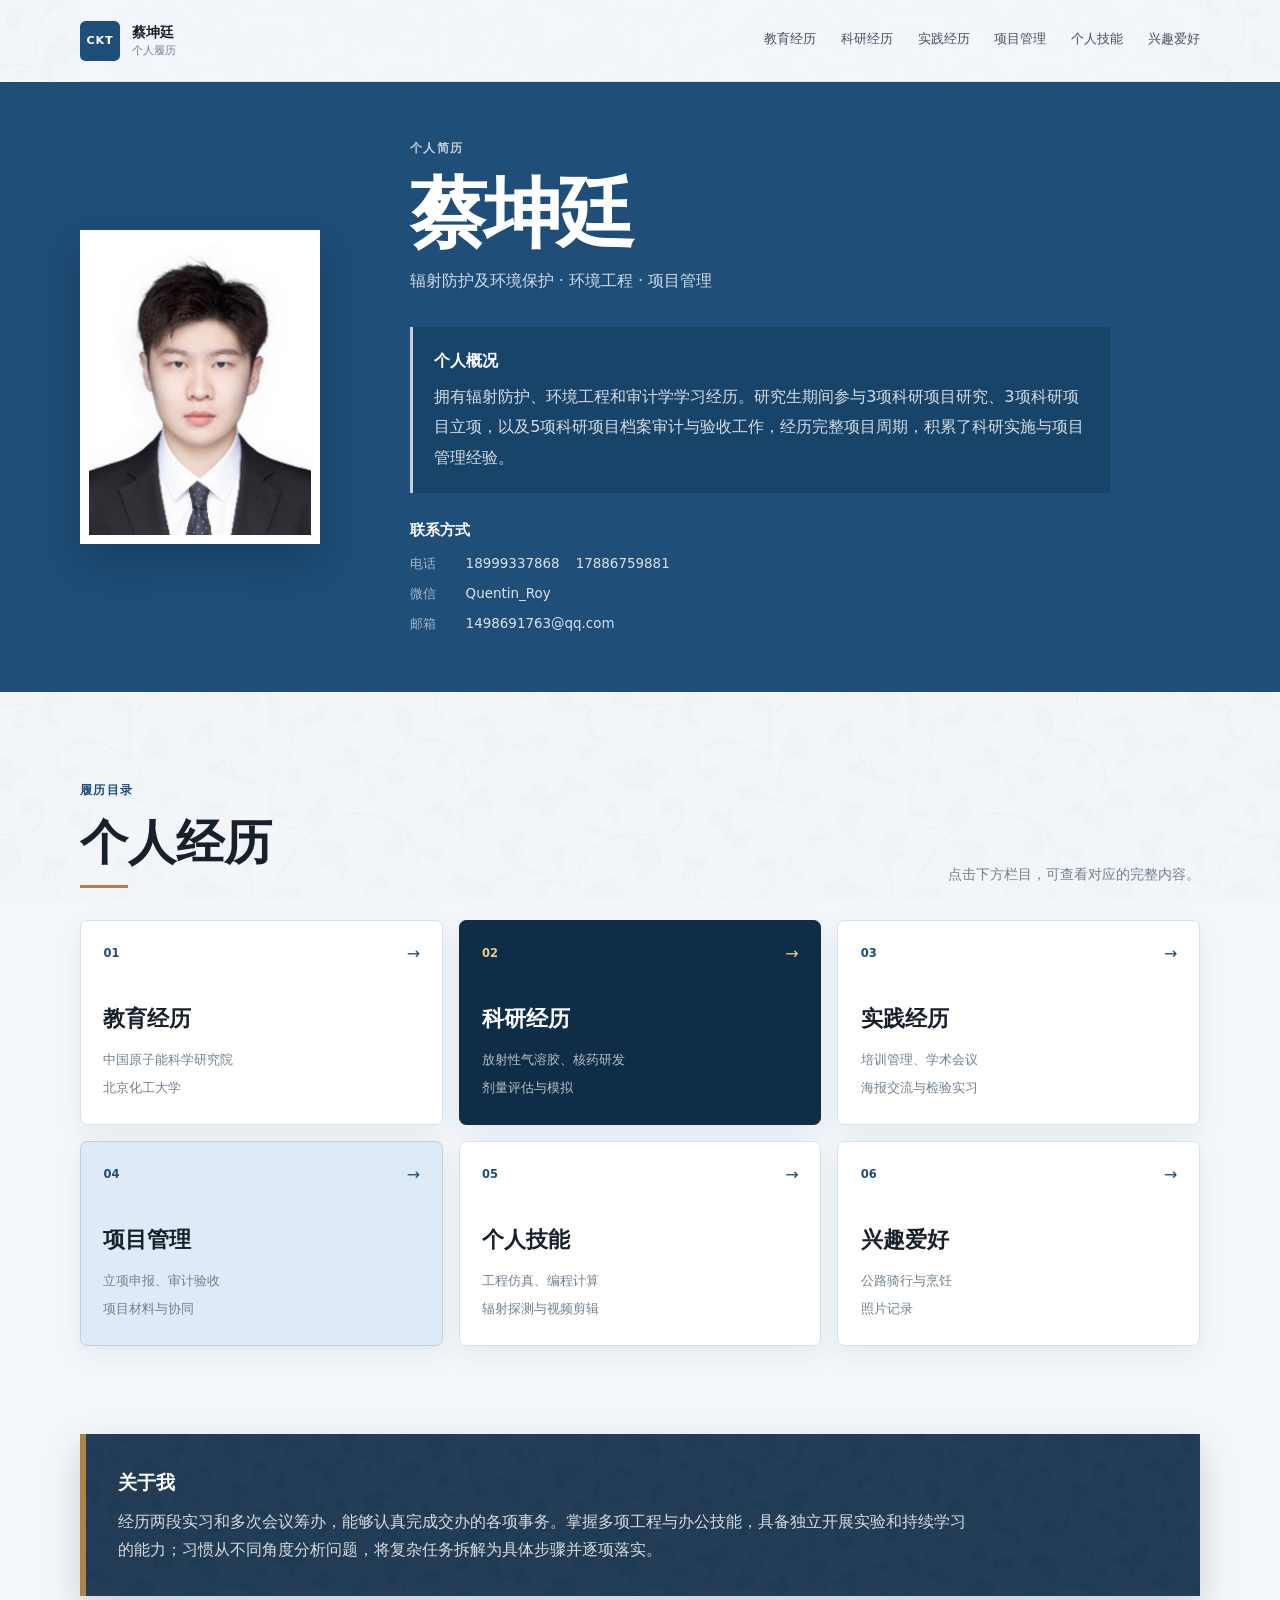
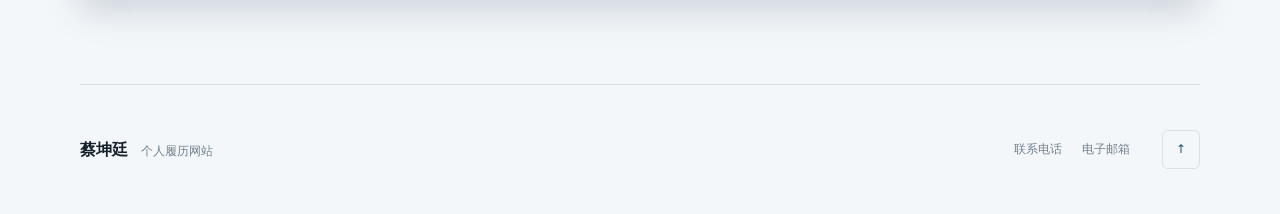
<file: index.html>
<!doctype html>
<html lang="zh-CN">
<head>
  <meta charset="utf-8">
  <meta name="viewport" content="width=device-width, initial-scale=1">
  <meta name="description" content="蔡坤廷的个人履历网站，涵盖教育、科研、实践、项目管理与专业技能。">
  <meta name="theme-color" content="#1f4e79">
  <title>蔡坤廷｜个人履历</title>
  <link rel="icon" type="image/svg+xml" href="data:image/svg+xml,%3Csvg xmlns='http://www.w3.org/2000/svg' viewBox='0 0 64 64'%3E%3Crect width='64' height='64' rx='14' fill='%231F4E79'/%3E%3Cpath d='M18 17h28v7H26v9h17v7H26v7h20v7H18z' fill='white'/%3E%3C/svg%3E">
<link rel="stylesheet" href="styles.css?v=7">
<script src="script.js?v=4" defer></script>
</head>
<body class="home-page">
  <header class="site-header">
    <a class="brand" href="index.html" aria-label="返回首页">
      <span class="brand-mark">CKT</span>
      <span class="brand-text">蔡坤廷<br><small>个人履历</small></span>
    </a>
    <button class="menu-toggle" type="button" aria-label="打开导航菜单" aria-expanded="false" aria-controls="site-nav"><span></span><span></span></button>
    <nav class="site-nav" id="site-nav" aria-label="主要导航">
      <a href="education.html">教育经历</a>
      <a href="research.html">科研经历</a>
      <a href="practice.html">实践经历</a>
      <a href="project-management.html">项目管理</a>
      <a href="skills.html">个人技能</a>
      <a href="interests.html">兴趣爱好</a>
    </nav>
  </header>

  <main>
    <section class="hero-section">
      <div class="shell simple-hero">
        <div class="portrait-wrap">
          <img src="profile-photo.jpg" alt="蔡坤廷证件照" width="300" height="400">
        </div>
        <div class="hero-copy">
          <p class="eyebrow">个人简历</p>
          <h1>蔡坤廷</h1>
          <p class="role-line">辐射防护及环境保护 · 环境工程 · 项目管理</p>
          <div class="personal-summary">
            <h2>个人概况</h2>
            <p>拥有辐射防护、环境工程和审计学学习经历。研究生期间参与3项科研项目研究、3项科研项目立项，以及5项科研项目档案审计与验收工作，经历完整项目周期，积累了科研实施与项目管理经验。</p>
          </div>
          <div class="contact-row" aria-label="联系方式">
            <h2>联系方式</h2>
            <p><span>电话</span><a href="tel:18999337868">18999337868</a><a href="tel:17886759881">17886759881</a></p>
            <p><span>微信</span><span>Quentin_Roy</span></p>
            <p><span>邮箱</span><a href="mailto:1498691763@qq.com">1498691763@qq.com</a></p>
          </div>
        </div>
      </div>
    </section>

    <section class="profile-section shell" id="profile-map">
      <div class="section-heading">
        <div><p class="eyebrow">履历目录</p><h2>个人经历</h2></div>
        <p>点击下方栏目，可查看对应的完整内容。</p>
      </div>
      <div class="profile-grid">
        <a class="profile-card" href="education.html"><span class="card-index">01</span><div><h3>教育经历</h3><span>中国原子能科学研究院<br>北京化工大学</span></div><i aria-hidden="true">→</i></a>
        <a class="profile-card" href="research.html"><span class="card-index">02</span><div><h3>科研经历</h3><span>放射性气溶胶、核药研发<br>剂量评估与模拟</span></div><i aria-hidden="true">→</i></a>
        <a class="profile-card" href="practice.html"><span class="card-index">03</span><div><h3>实践经历</h3><span>培训管理、学术会议<br>海报交流与检验实习</span></div><i aria-hidden="true">→</i></a>
        <a class="profile-card" href="project-management.html"><span class="card-index">04</span><div><h3>项目管理</h3><span>立项申报、审计验收<br>项目材料与协同</span></div><i aria-hidden="true">→</i></a>
        <a class="profile-card" href="skills.html"><span class="card-index">05</span><div><h3>个人技能</h3><span>工程仿真、编程计算<br>辐射探测与视频剪辑</span></div><i aria-hidden="true">→</i></a>
        <a class="profile-card" href="interests.html"><span class="card-index">06</span><div><h3>兴趣爱好</h3><span>公路骑行与烹饪<br>照片记录</span></div><i aria-hidden="true">→</i></a>
      </div>
    </section>

    <section class="home-note shell">
      <h2>关于我</h2>
      <p>经历两段实习和多次会议筹办，能够认真完成交办的各项事务。掌握多项工程与办公技能，具备独立开展实验和持续学习的能力；习惯从不同角度分析问题，将复杂任务拆解为具体步骤并逐项落实。</p>
    </section>
  </main>

  <footer class="site-footer shell">
    <div><strong>蔡坤廷</strong><span>个人履历网站</span></div>
    <div class="footer-contact"><a href="tel:18999337868">联系电话</a><a href="mailto:1498691763@qq.com">电子邮箱</a></div>
    <a class="back-top" href="#top" aria-label="返回页面顶部">↑</a>
  </footer>
</body>
</html>
</file>
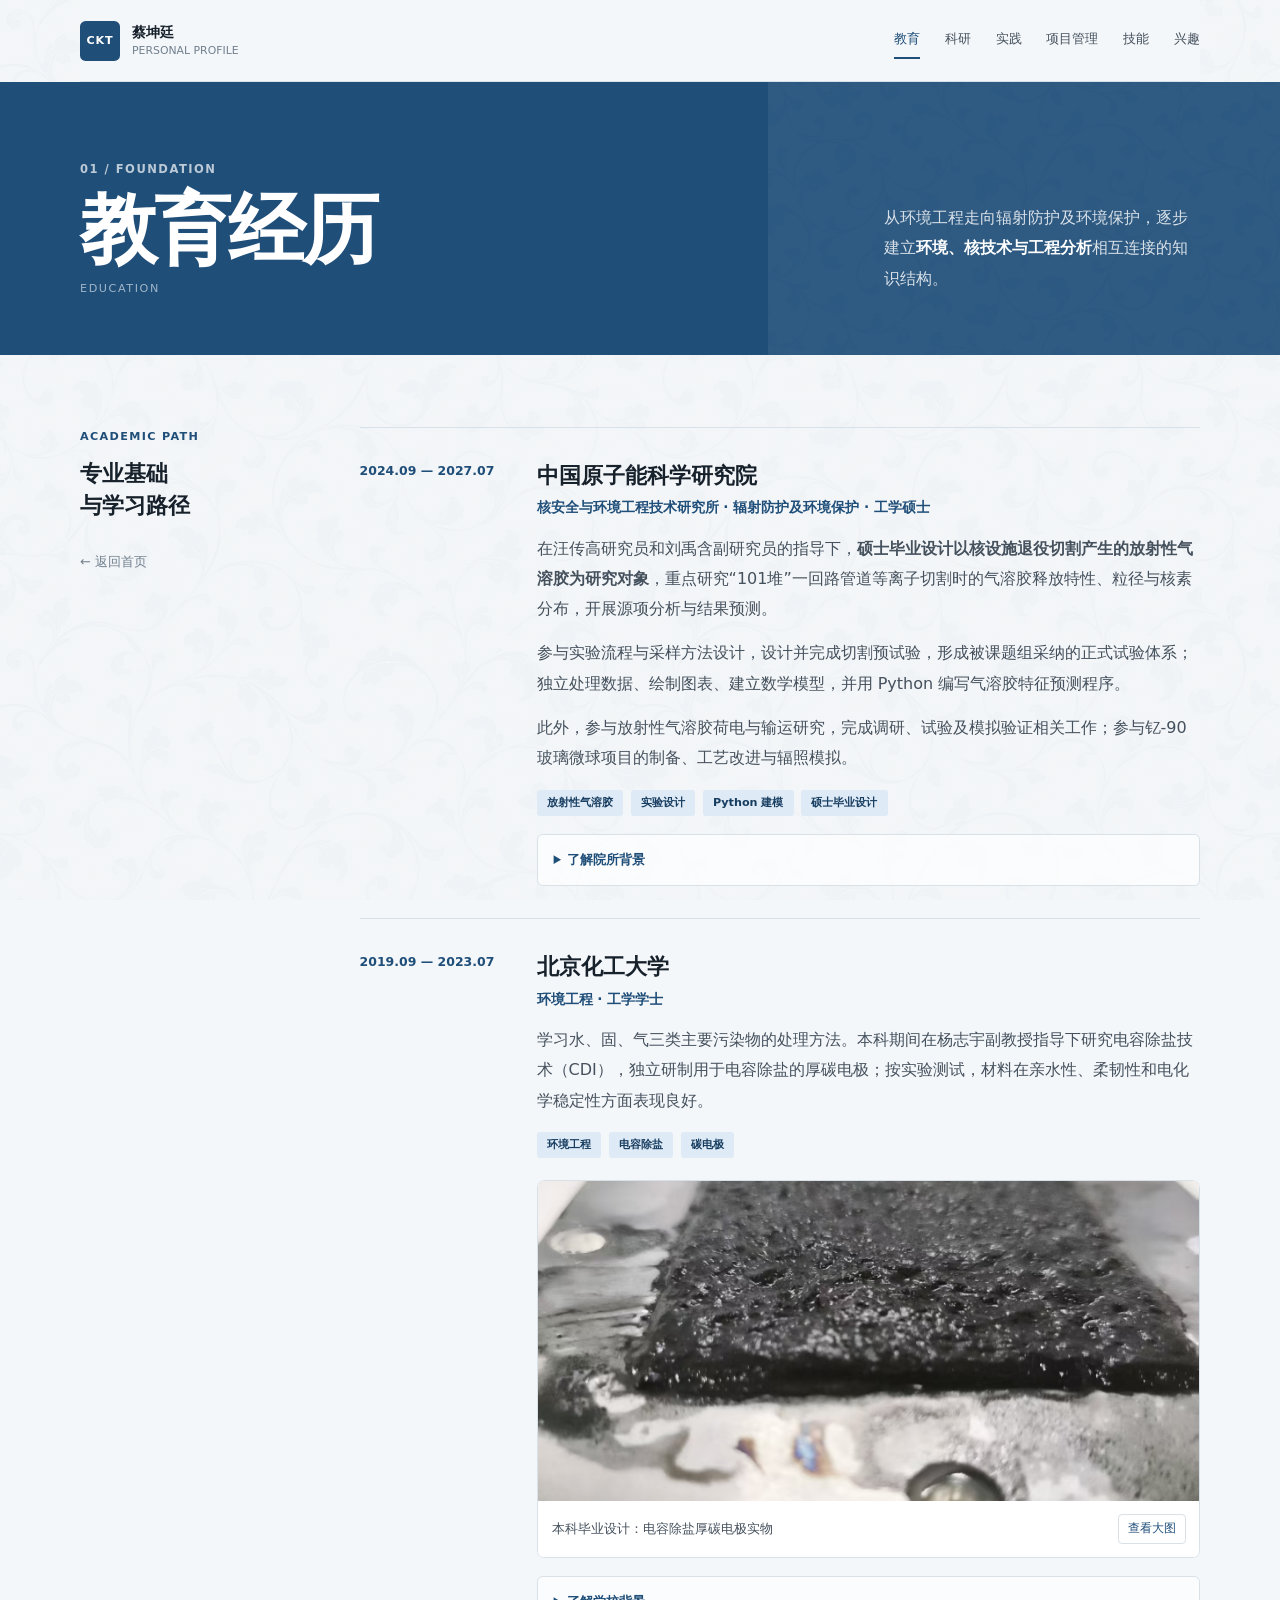
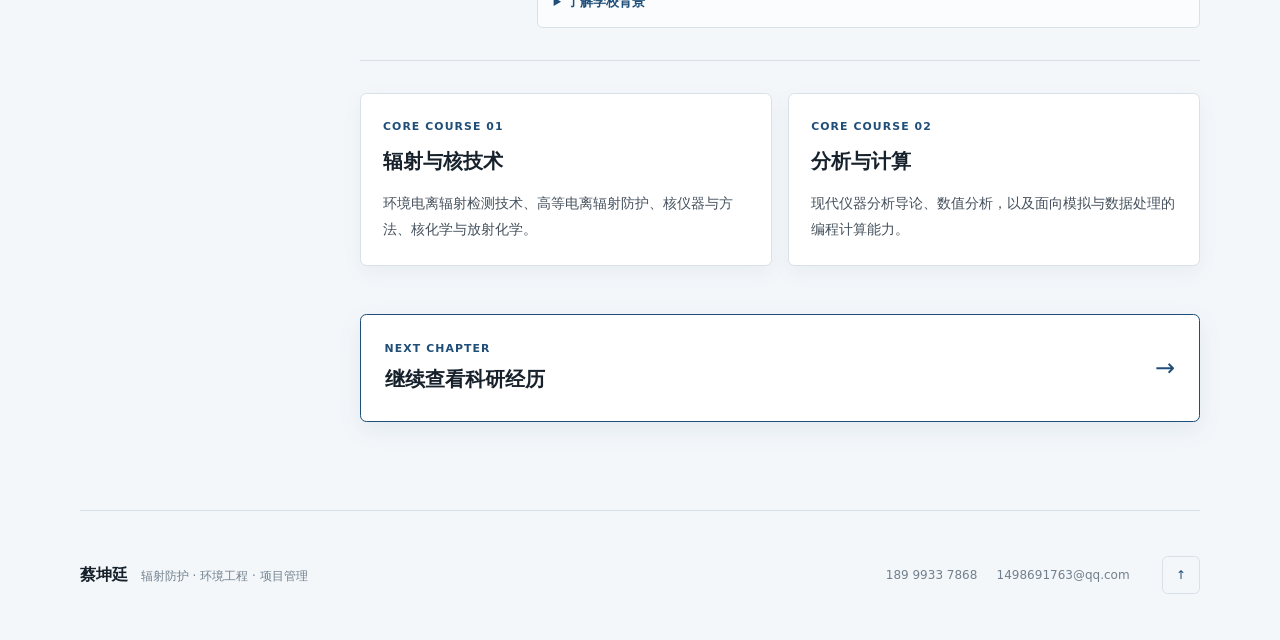
<file: education.html>
<!doctype html>
<html lang="zh-CN">
<head>
  <meta charset="utf-8">
  <meta name="viewport" content="width=device-width, initial-scale=1">
  <meta name="description" content="蔡坤廷的教育经历与专业课程。">
  <meta name="theme-color" content="#f6f9fc">
  <title>教育经历｜蔡坤廷</title>
  <link rel="icon" type="image/svg+xml" href="data:image/svg+xml,%3Csvg xmlns='http://www.w3.org/2000/svg' viewBox='0 0 64 64'%3E%3Crect width='64' height='64' rx='14' fill='%231F4E79'/%3E%3Cpath d='M18 17h28v7H26v9h17v7H26v7h20v7H18z' fill='white'/%3E%3C/svg%3E">
<link rel="stylesheet" href="styles.css?v=8">
<script src="script.js?v=4" defer></script>
</head>
<body class="inner-page">
  <header class="site-header">
    <a class="brand" href="index.html" aria-label="返回首页"><span class="brand-mark">CKT</span><span class="brand-text">蔡坤廷<br><small>PERSONAL PROFILE</small></span></a>
    <button class="menu-toggle" type="button" aria-label="打开导航菜单" aria-expanded="false" aria-controls="site-nav"><span></span><span></span></button>
    <nav class="site-nav" id="site-nav" aria-label="主要导航">
      <a href="education.html" aria-current="page">教育</a><a href="research.html">科研</a><a href="practice.html">实践</a><a href="project-management.html">项目管理</a><a href="skills.html">技能</a><a href="interests.html">兴趣</a>
    </nav>
  </header>
  <main>
    <section class="page-hero"><div class="shell page-hero-grid">
      <div><p class="page-kicker">01 / FOUNDATION</p><h1>教育经历<small>EDUCATION</small></h1></div>
      <p class="page-summary">从环境工程走向辐射防护及环境保护，逐步建立<strong>环境、核技术与工程分析</strong>相互连接的知识结构。</p>
    </div></section>
    <section class="shell content-shell">
      <aside class="section-aside"><div><p>ACADEMIC PATH</p><h2>专业基础<br>与学习路径</h2></div><a href="index.html">← 返回首页</a></aside>
      <div>
        <div class="timeline">
          <article class="timeline-item"><time class="timeline-date">2024.09 — 2027.07</time><div class="timeline-body"><h3>中国原子能科学研究院</h3><h4>核安全与环境工程技术研究所 · 辐射防护及环境保护 · 工学硕士</h4><p>在汪传高研究员和刘禹含副研究员的指导下，<strong>硕士毕业设计以核设施退役切割产生的放射性气溶胶为研究对象</strong>，重点研究“101堆”一回路管道等离子切割时的气溶胶释放特性、粒径与核素分布，开展源项分析与结果预测。</p><p>参与实验流程与采样方法设计，设计并完成切割预试验，形成被课题组采纳的正式试验体系；独立处理数据、绘制图表、建立数学模型，并用 Python 编写气溶胶特征预测程序。</p><p>此外，参与放射性气溶胶荷电与输运研究，完成调研、试验及模拟验证相关工作；参与钇-90玻璃微球项目的制备、工艺改进与辐照模拟。</p><div class="tag-row"><span class="tag">放射性气溶胶</span><span class="tag">实验设计</span><span class="tag">Python 建模</span><span class="tag">硕士毕业设计</span></div><details class="supporting-details"><summary>了解院所背景</summary><p>中国原子能科学研究院创建于1950年，前身为中国科学院近代物理研究所，是我国核科学技术的发祥地，也是基础性、前瞻性、先导性和工程性核科研综合基地。1958年，我国第一座重水反应堆和第一台回旋加速器在这里建成，标志着新中国进入原子能时代。原子能院曾为“两弹一艇”研制攻关作出贡献；在国家表彰的23位“两弹一星”功勋奖章获得者中，有7位曾在这里创建功勋。多家重要核科研和生产单位由此派生，原子能院因此被誉为我国核工业的“摇篮”。</p><p>核安全与环境工程技术研究所于2024年由原核安全研究所和原退役治理工程技术中心重组成立，相关研究工作已有六十余年积累。研究所面向核与辐射安全、核应急、核安保、退役和放射性废物治理等领域，开展科技创新、工程技术服务与设施平台建设；在辐射安全管理体系、环境辐射调查、核工业环境影响评价、辐射防护标准及退役治理等方向形成了研究成果。</p></details></div></article>
          <article class="timeline-item"><time class="timeline-date">2019.09 — 2023.07</time><div class="timeline-body"><h3>北京化工大学</h3><h4>环境工程 · 工学学士</h4><p>学习水、固、气三类主要污染物的处理方法。本科期间在杨志宇副教授指导下研究电容除盐技术（CDI），独立研制用于电容除盐的厚碳电极；按实验测试，材料在亲水性、柔韧性和电化学稳定性方面表现良好。</p><div class="tag-row"><span class="tag">环境工程</span><span class="tag">电容除盐</span><span class="tag">碳电极</span></div><div class="media-gallery" aria-label="本科毕业设计图片"><figure><img src="assets/photos/cdi-carbon-electrode.jpg" alt="本科毕业设计研制的电容除盐厚碳电极实物" width="1504" height="1122" loading="lazy" decoding="async"><figcaption>本科毕业设计：电容除盐厚碳电极实物</figcaption></figure></div><details class="supporting-details"><summary>了解学校背景</summary><p>北京化工大学创办于1958年，原名北京化工学院，是新中国为培养尖端科学发展所需的高级化工技术人才而创建的高校。学校是教育部直属的全国重点大学，入选国家“211工程”“‘985’优势学科创新平台”和“双一流”建设行列，在化学、化工等领域具有深厚的教学与科研积累。</p></details></div></article>
        </div>
        <div class="skill-groups" style="margin-top:2rem">
          <article class="skill-group"><p>CORE COURSE 01</p><h3>辐射与核技术</h3><p>环境电离辐射检测技术、高等电离辐射防护、核仪器与方法、核化学与放射化学。</p></article>
          <article class="skill-group"><p>CORE COURSE 02</p><h3>分析与计算</h3><p>现代仪器分析导论、数值分析，以及面向模拟与数据处理的编程计算能力。</p></article>
        </div>
        <a class="next-section" href="research.html"><div><p>NEXT CHAPTER</p><h3>继续查看科研经历</h3></div><span aria-hidden="true">→</span></a>
      </div>
    </section>
  </main>
  <footer class="site-footer shell"><div><strong>蔡坤廷</strong><span>辐射防护 · 环境工程 · 项目管理</span></div><div class="footer-contact"><a href="tel:18999337868">189 9933 7868</a><a href="mailto:1498691763@qq.com">1498691763@qq.com</a></div><a class="back-top" href="#top" aria-label="返回页面顶部">↑</a></footer>
</body>
</html>
</file>
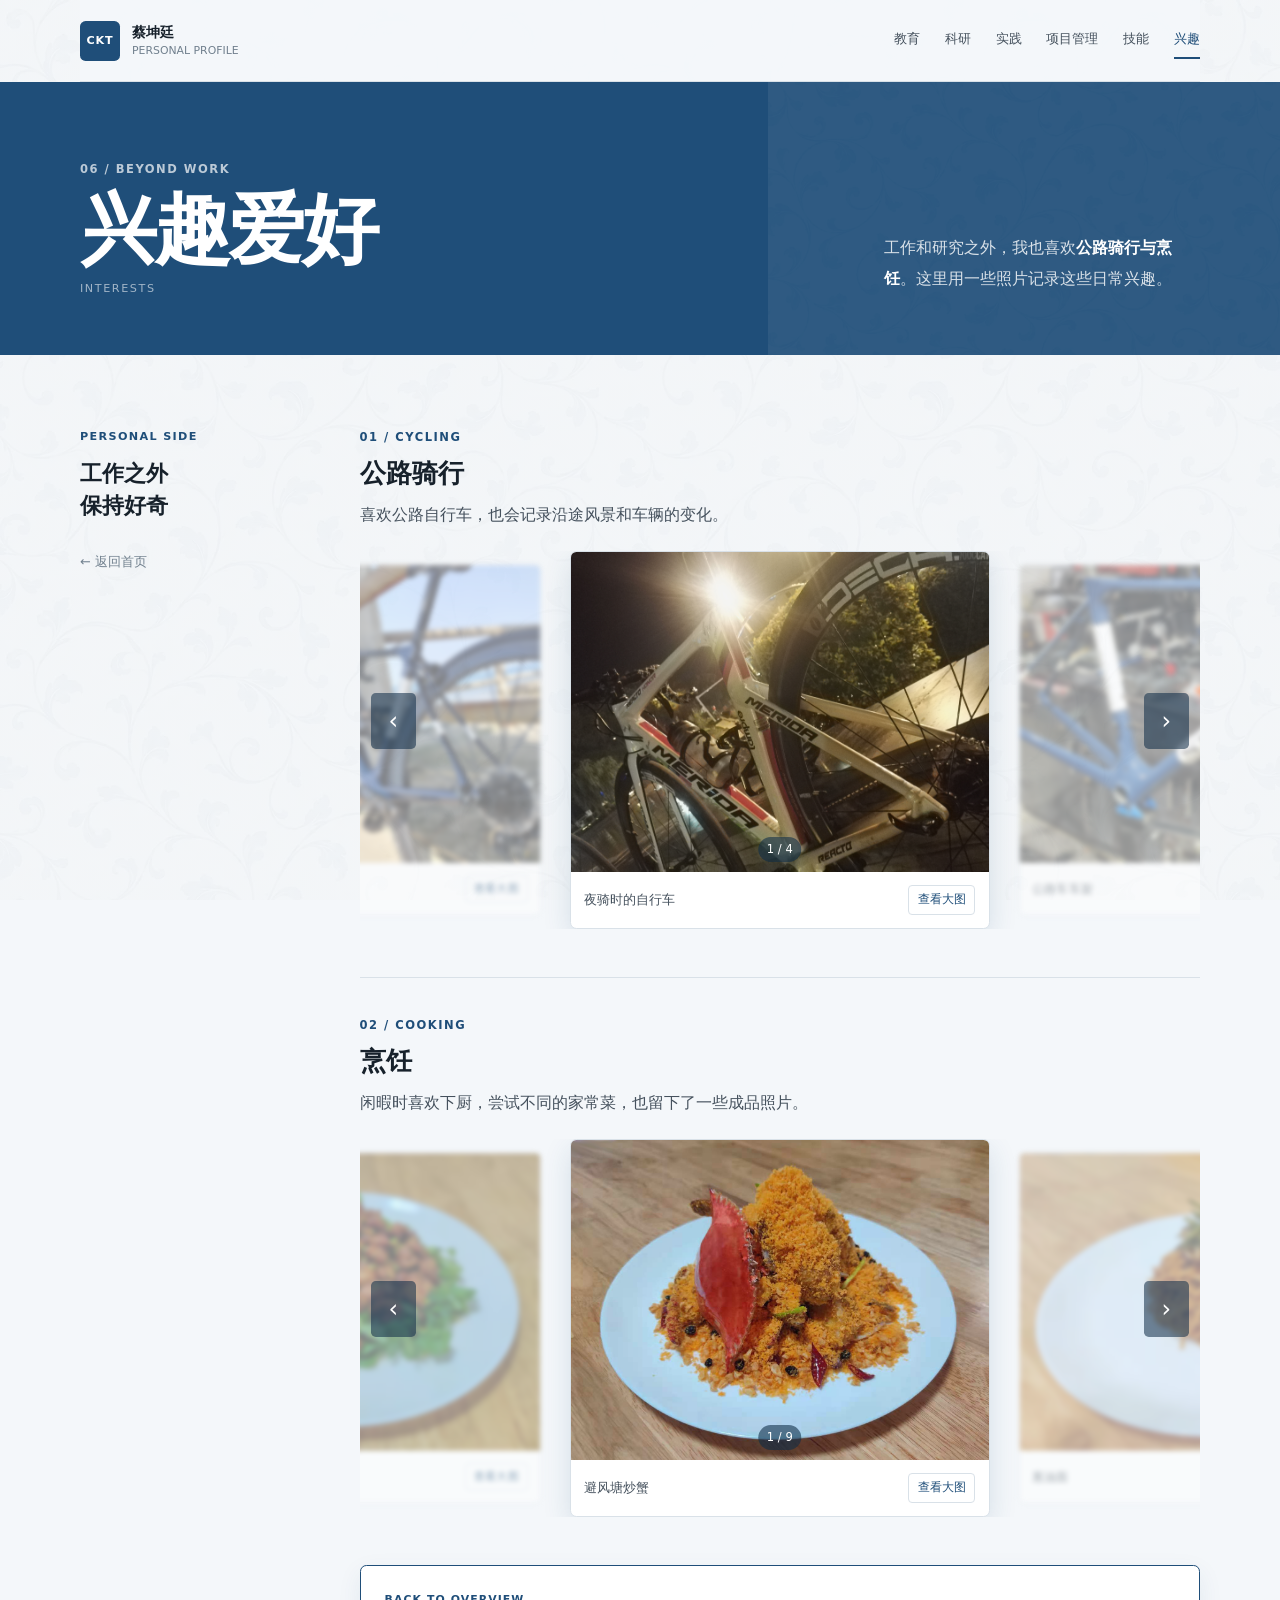
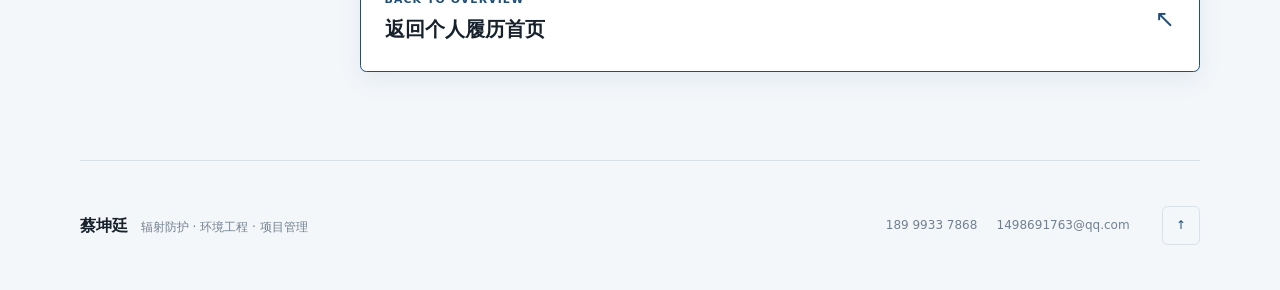
<file: interests.html>
<!doctype html>
<html lang="zh-CN">
<head>
  <meta charset="utf-8"><meta name="viewport" content="width=device-width, initial-scale=1"><meta name="description" content="蔡坤廷的兴趣方向与工作之外的关注。"><meta name="theme-color" content="#f6f9fc">
  <title>兴趣爱好｜蔡坤廷</title>
<link rel="icon" type="image/svg+xml" href="data:image/svg+xml,%3Csvg xmlns='http://www.w3.org/2000/svg' viewBox='0 0 64 64'%3E%3Crect width='64' height='64' rx='14' fill='%231F4E79'/%3E%3Cpath d='M18 17h28v7H26v9h17v7H26v7h20v7H18z' fill='white'/%3E%3C/svg%3E"><link rel="stylesheet" href="styles.css?v=7"><script src="script.js?v=4" defer></script>
</head>
<body class="inner-page">
  <header class="site-header"><a class="brand" href="index.html" aria-label="返回首页"><span class="brand-mark">CKT</span><span class="brand-text">蔡坤廷<br><small>PERSONAL PROFILE</small></span></a><button class="menu-toggle" type="button" aria-label="打开导航菜单" aria-expanded="false" aria-controls="site-nav"><span></span><span></span></button><nav class="site-nav" id="site-nav" aria-label="主要导航"><a href="education.html">教育</a><a href="research.html">科研</a><a href="practice.html">实践</a><a href="project-management.html">项目管理</a><a href="skills.html">技能</a><a href="interests.html" aria-current="page">兴趣</a></nav></header>
  <main>
    <section class="page-hero"><div class="shell page-hero-grid"><div><p class="page-kicker">06 / BEYOND WORK</p><h1>兴趣爱好<small>INTERESTS</small></h1></div><p class="page-summary">工作和研究之外，我也喜欢<strong>公路骑行与烹饪</strong>。这里用一些照片记录这些日常兴趣。</p></div></section>
    <section class="shell content-shell">
      <aside class="section-aside"><div><p>PERSONAL SIDE</p><h2>工作之外<br>保持好奇</h2></div><a href="index.html">← 返回首页</a></aside>
      <div>
        <section class="interest-story" aria-labelledby="cycling-title">
          <p class="page-kicker">01 / CYCLING</p><h3 id="cycling-title">公路骑行</h3>
          <p>喜欢公路自行车，也会记录沿途风景和车辆的变化。</p>
          <div class="media-gallery" aria-label="公路骑行照片">
            <figure><img src="assets/photos/cycling-night.jpg" alt="夜间拍摄的公路自行车" loading="lazy" decoding="async"><figcaption>夜骑时的自行车</figcaption></figure>
            <figure><img src="assets/photos/cycling-bike-build.jpg" alt="工作台上的蓝色公路车车架" loading="lazy" decoding="async"><figcaption>公路车车架</figcaption></figure>
            <figure><img src="assets/photos/cycling-seaside.jpg" alt="海边木栈道上的公路自行车" loading="lazy" decoding="async"><figcaption>海边骑行记录</figcaption></figure>
            <figure><img src="assets/photos/cycling-coast.jpg" alt="海边的蓝色公路自行车近景" loading="lazy" decoding="async"><figcaption>沿海路段的自行车</figcaption></figure>
          </div>
        </section>
        <section class="interest-story" aria-labelledby="cooking-title">
          <p class="page-kicker">02 / COOKING</p><h3 id="cooking-title">烹饪</h3>
          <p>闲暇时喜欢下厨，尝试不同的家常菜，也留下了一些成品照片。</p>
          <div class="media-gallery" aria-label="烹饪作品照片">
            <figure><img src="assets/photos/cooking-crab.png" alt="避风塘炒蟹" loading="lazy" decoding="async"><figcaption>避风塘炒蟹</figcaption></figure>
            <figure><img src="assets/photos/cooking-noodles.png" alt="葱油面" loading="lazy" decoding="async"><figcaption>葱油面</figcaption></figure>
            <figure><img src="assets/photos/cooking-steak.png" alt="荷香牛排" loading="lazy" decoding="async"><figcaption>荷香牛排</figcaption></figure>
            <figure><img src="assets/photos/cooking-braised-pork.jpg" alt="红烧肉" loading="lazy" decoding="async"><figcaption>红烧肉</figcaption></figure>
            <figure><img src="assets/photos/cooking-twice-cooked-pork.png" alt="回锅肉" loading="lazy" decoding="async"><figcaption>回锅肉</figcaption></figure>
            <figure><img src="assets/photos/cooking-squid.jpg" alt="火爆鱿鱼" loading="lazy" decoding="async"><figcaption>火爆鱿鱼</figcaption></figure>
            <figure><img src="assets/photos/cooking-sweet-sour-ribs.png" alt="糖醋排骨" loading="lazy" decoding="async"><figcaption>糖醋排骨</figcaption></figure>
            <figure><img src="assets/photos/cooking-yuxiang-pork.jpg" alt="鱼香肉丝" loading="lazy" decoding="async"><figcaption>鱼香肉丝</figcaption></figure>
            <figure><img src="assets/photos/cooking-cumin-lamb.png" alt="孜然羊肉" loading="lazy" decoding="async"><figcaption>孜然羊肉</figcaption></figure>
          </div>
        </section>
        <a class="next-section" href="index.html"><div><p>BACK TO OVERVIEW</p><h3>返回个人履历首页</h3></div><span aria-hidden="true">↖</span></a>
      </div>
    </section>
  </main>
  <footer class="site-footer shell"><div><strong>蔡坤廷</strong><span>辐射防护 · 环境工程 · 项目管理</span></div><div class="footer-contact"><a href="tel:18999337868">189 9933 7868</a><a href="mailto:1498691763@qq.com">1498691763@qq.com</a></div><a class="back-top" href="#top" aria-label="返回页面顶部">↑</a></footer>
</body>
</html>
</file>
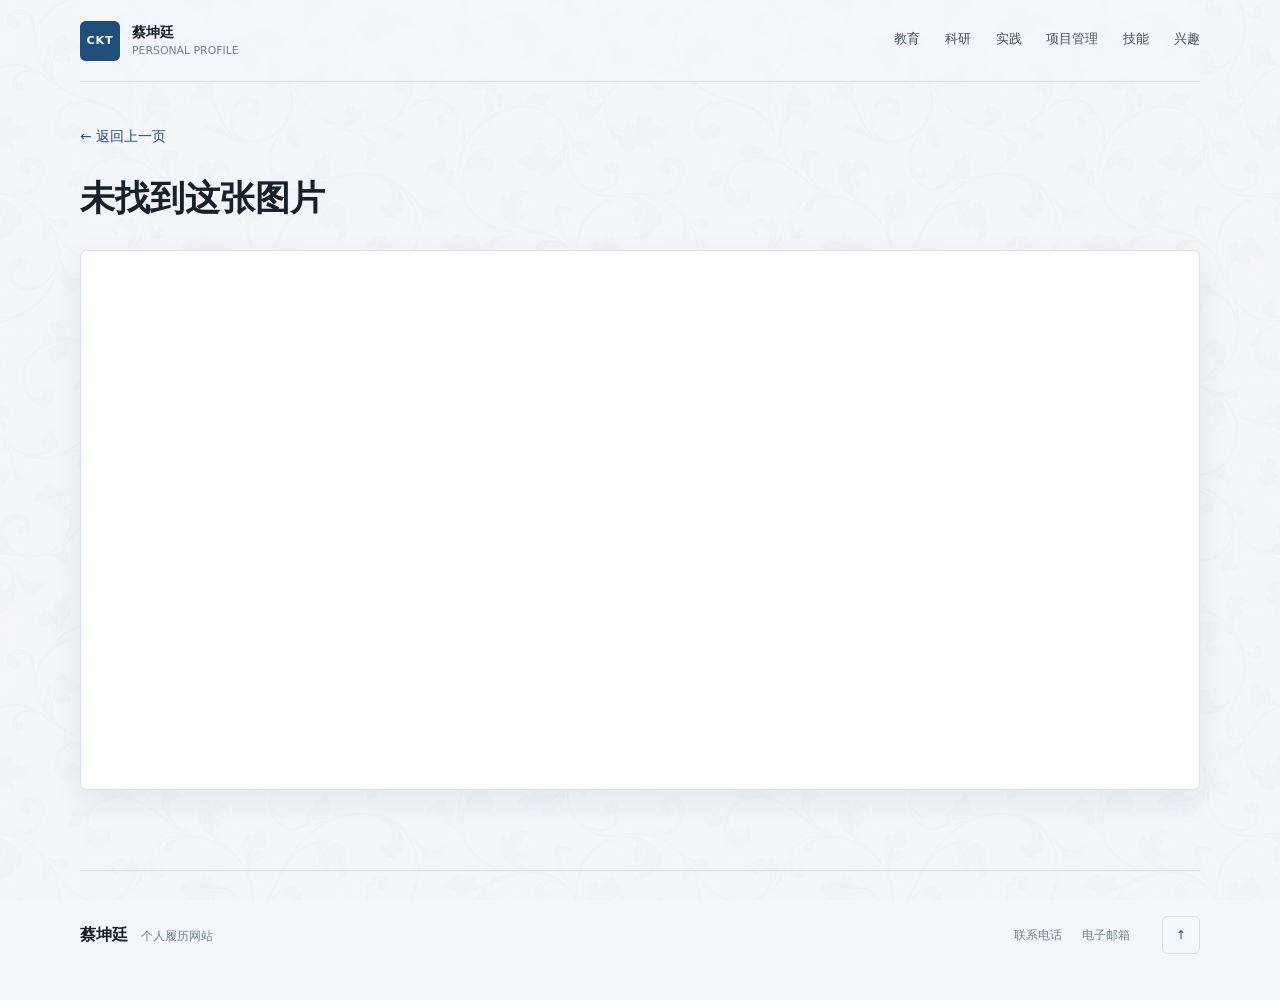
<file: photo.html>
<!doctype html>
<html lang="zh-CN">
<head>
  <meta charset="utf-8">
  <meta name="viewport" content="width=device-width, initial-scale=1">
  <meta name="description" content="蔡坤廷个人履历网站的图片详情。">
  <meta name="theme-color" content="#f6f9fc">
  <title>图片详情｜蔡坤廷</title>
<link rel="stylesheet" href="styles.css?v=7">
<script src="script.js?v=4" defer></script>
</head>
<body class="inner-page photo-detail-page">
  <header class="site-header">
    <a class="brand" href="index.html" aria-label="返回首页"><span class="brand-mark">CKT</span><span class="brand-text">蔡坤廷<br><small>PERSONAL PROFILE</small></span></a>
    <button class="menu-toggle" type="button" aria-label="打开导航菜单" aria-expanded="false" aria-controls="site-nav"><span></span><span></span></button>
    <nav class="site-nav" id="site-nav" aria-label="主要导航"><a href="education.html">教育</a><a href="research.html">科研</a><a href="practice.html">实践</a><a href="project-management.html">项目管理</a><a href="skills.html">技能</a><a href="interests.html">兴趣</a></nav>
  </header>
  <main class="shell detail-shell">
    <a id="detail-back" class="detail-back" href="index.html">← 返回上一页</a>
    <h1 id="detail-title">图片详情</h1>
    <div class="detail-image-wrap"><img id="detail-image" alt="" hidden></div>
    <p id="detail-hint">点击图片可切换原尺寸查看。</p>
  </main>
  <footer class="site-footer shell"><div><strong>蔡坤廷</strong><span>个人履历网站</span></div><div class="footer-contact"><a href="tel:18999337868">联系电话</a><a href="mailto:1498691763@qq.com">电子邮箱</a></div><a class="back-top" href="#top" aria-label="返回页面顶部">↑</a></footer>
</body>
</html>
</file>
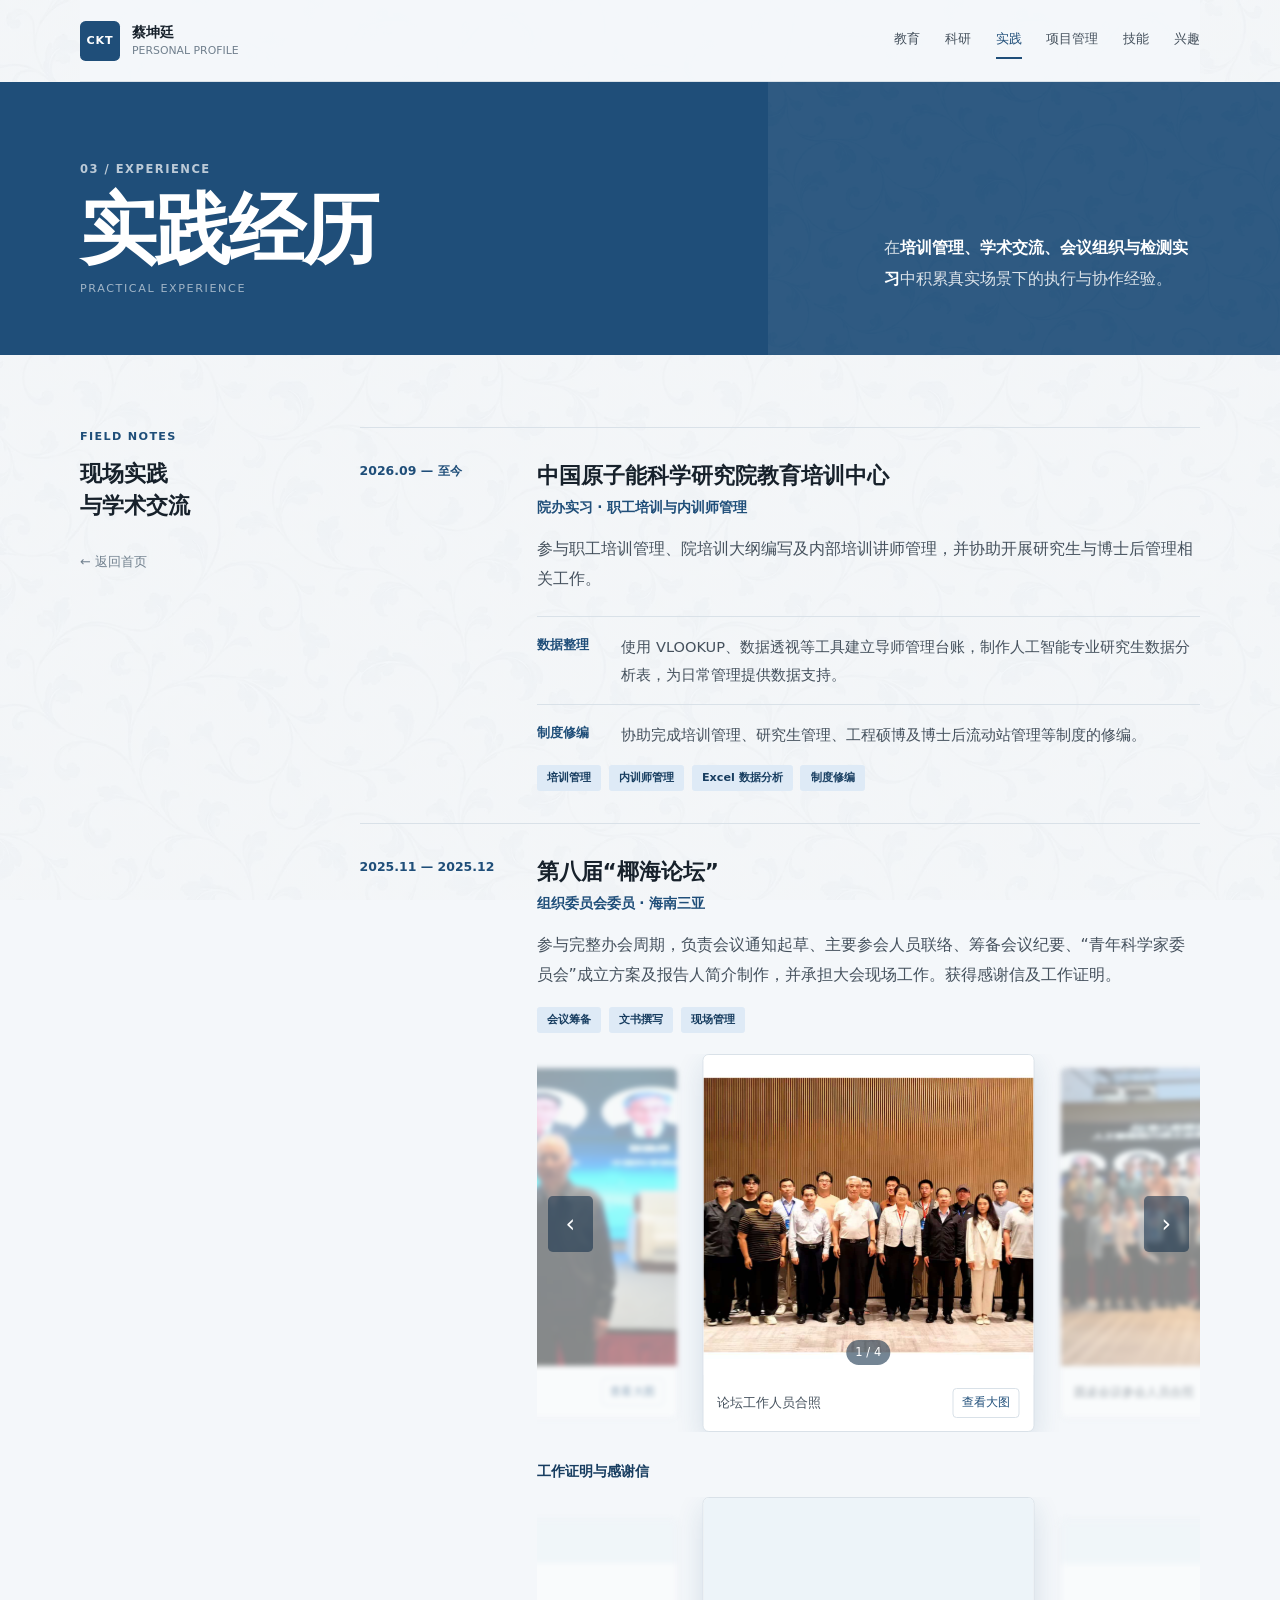
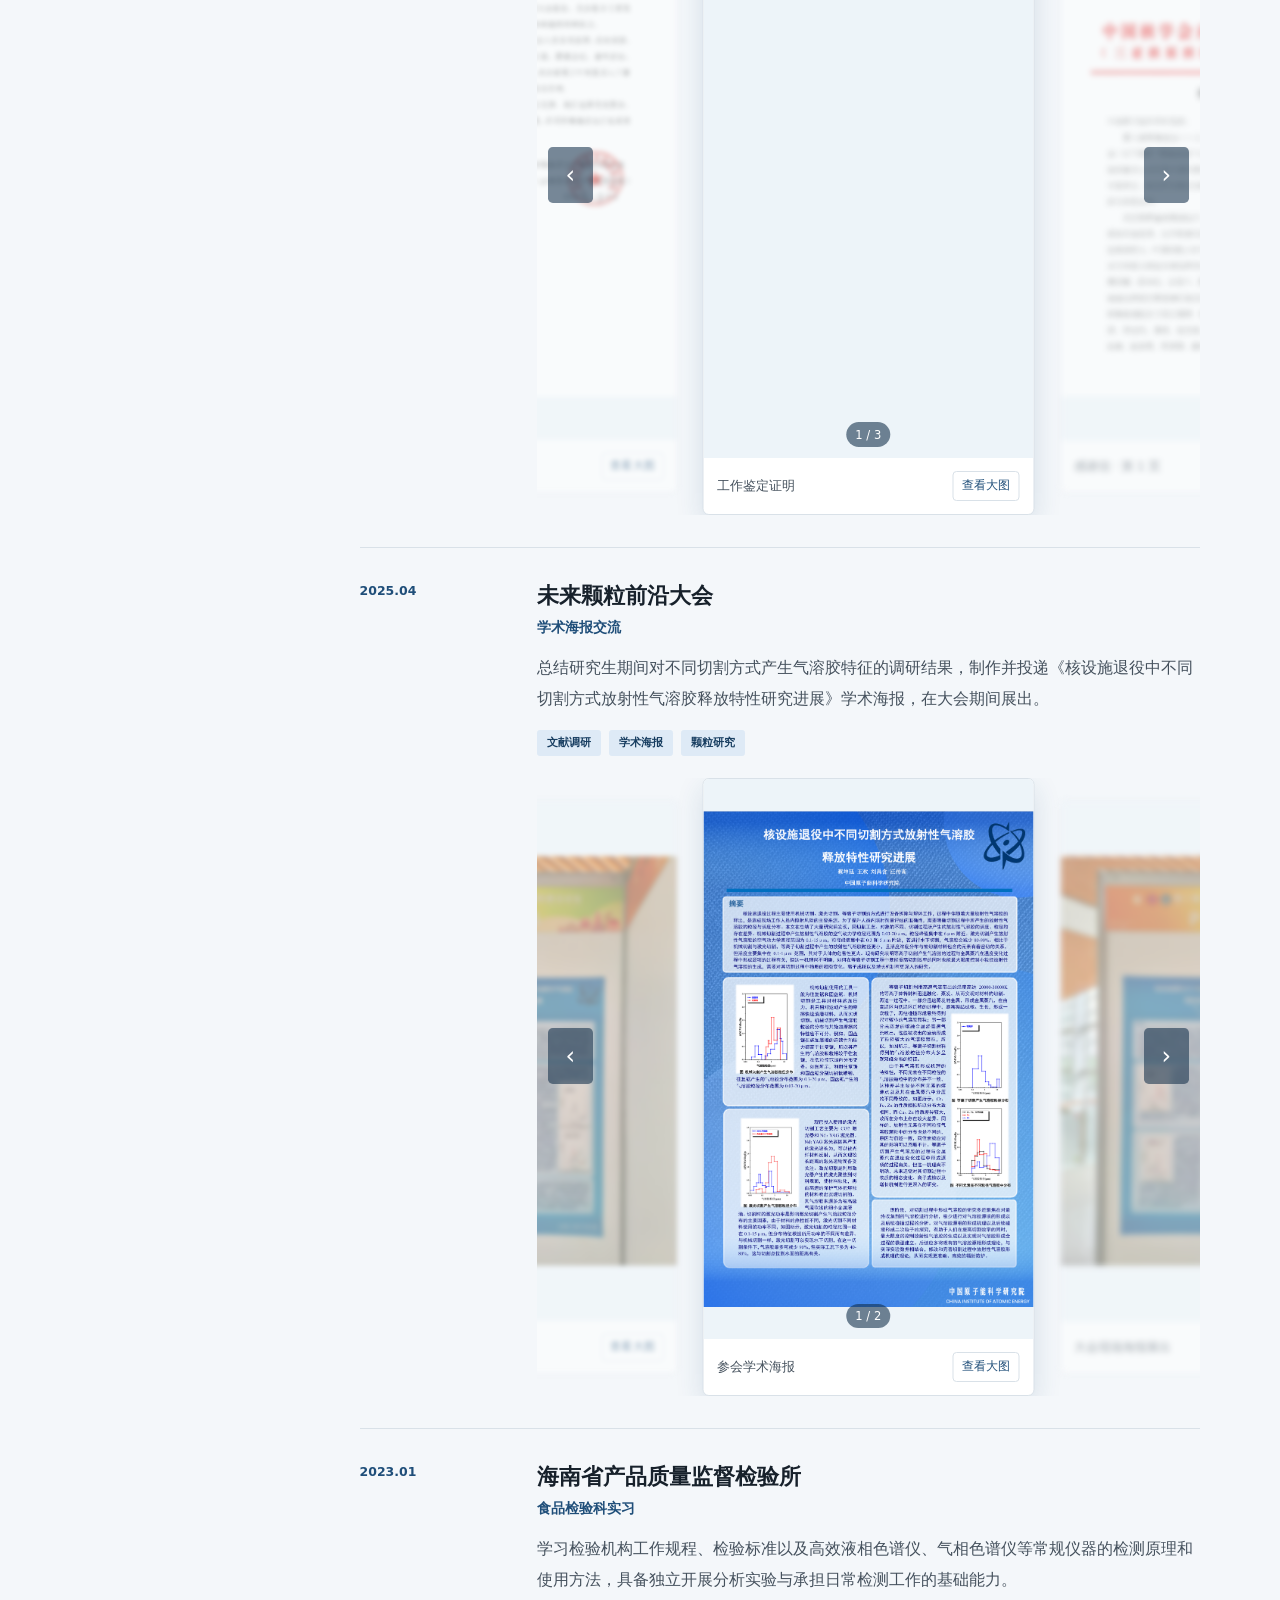
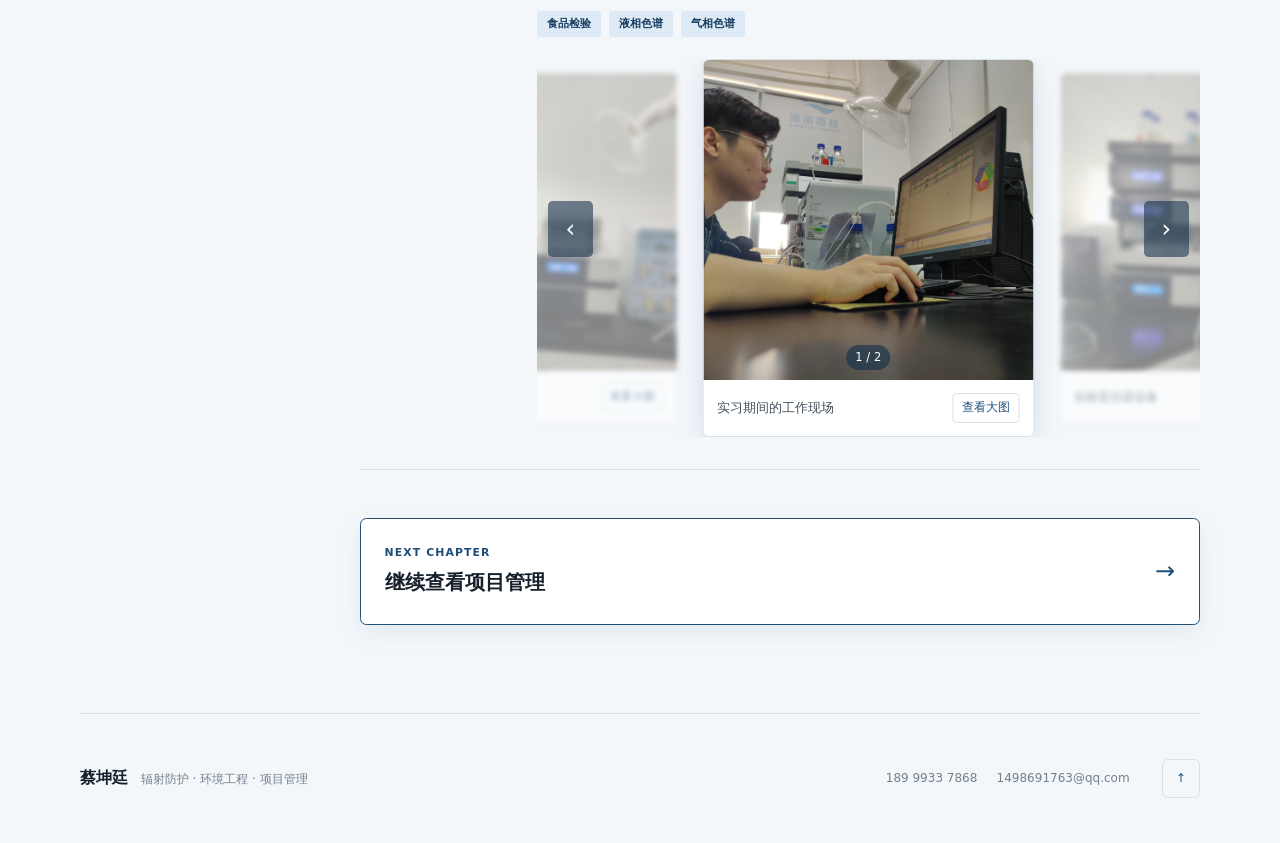
<file: practice.html>
<!doctype html>
<html lang="zh-CN">
<head>
  <meta charset="utf-8"><meta name="viewport" content="width=device-width, initial-scale=1"><meta name="description" content="蔡坤廷的会议组织、学术交流与检验实习经历。"><meta name="theme-color" content="#f6f9fc">
  <title>实践经历｜蔡坤廷</title>
<link rel="icon" type="image/svg+xml" href="data:image/svg+xml,%3Csvg xmlns='http://www.w3.org/2000/svg' viewBox='0 0 64 64'%3E%3Crect width='64' height='64' rx='14' fill='%231F4E79'/%3E%3Cpath d='M18 17h28v7H26v9h17v7H26v7h20v7H18z' fill='white'/%3E%3C/svg%3E"><link rel="stylesheet" href="styles.css?v=7"><script src="script.js?v=4" defer></script>
</head>
<body class="inner-page">
  <header class="site-header"><a class="brand" href="index.html" aria-label="返回首页"><span class="brand-mark">CKT</span><span class="brand-text">蔡坤廷<br><small>PERSONAL PROFILE</small></span></a><button class="menu-toggle" type="button" aria-label="打开导航菜单" aria-expanded="false" aria-controls="site-nav"><span></span><span></span></button><nav class="site-nav" id="site-nav" aria-label="主要导航"><a href="education.html">教育</a><a href="research.html">科研</a><a href="practice.html" aria-current="page">实践</a><a href="project-management.html">项目管理</a><a href="skills.html">技能</a><a href="interests.html">兴趣</a></nav></header>
  <main>
    <section class="page-hero"><div class="shell page-hero-grid"><div><p class="page-kicker">03 / EXPERIENCE</p><h1>实践经历<small>PRACTICAL EXPERIENCE</small></h1></div><p class="page-summary">在<strong>培训管理、学术交流、会议组织与检测实习</strong>中积累真实场景下的执行与协作经验。</p></div></section>
    <section class="shell content-shell">
      <aside class="section-aside"><div><p>FIELD NOTES</p><h2>现场实践<br>与学术交流</h2></div><a href="index.html">← 返回首页</a></aside>
      <div>
        <div class="timeline">
          <article class="timeline-item"><time class="timeline-date">2026.09 — 至今</time><div class="timeline-body">
            <h3>中国原子能科学研究院教育培训中心</h3><h4>院办实习 · 职工培训与内训师管理</h4>
            <p>参与职工培训管理、院培训大纲编写及内部培训讲师管理，并协助开展研究生与博士后管理相关工作。</p>
            <dl class="project-details">
              <div><dt>数据整理</dt><dd>使用 VLOOKUP、数据透视等工具建立导师管理台账，制作人工智能专业研究生数据分析表，为日常管理提供数据支持。</dd></div>
              <div><dt>制度修编</dt><dd>协助完成培训管理、研究生管理、工程硕博及博士后流动站管理等制度的修编。</dd></div>
            </dl>
            <div class="tag-row"><span class="tag">培训管理</span><span class="tag">内训师管理</span><span class="tag">Excel 数据分析</span><span class="tag">制度修编</span></div>
          </div></article>
          <article class="timeline-item"><time class="timeline-date">2025.11 — 2025.12</time><div class="timeline-body"><h3>第八届“椰海论坛”</h3><h4>组织委员会委员 · 海南三亚</h4><p>参与完整办会周期，负责会议通知起草、主要参会人员联络、筹备会议纪要、“青年科学家委员会”成立方案及报告人简介制作，并承担大会现场工作。获得感谢信及工作证明。</p><div class="tag-row"><span class="tag">会议筹备</span><span class="tag">文书撰写</span><span class="tag">现场管理</span></div>
            <div class="media-gallery" aria-label="椰海论坛现场照片">
              <figure><img src="assets/photos/yehai-staff.jpg" alt="第八届椰海论坛工作人员合照" loading="lazy" decoding="async"><figcaption>论坛工作人员合照</figcaption></figure>
              <figure><img src="assets/photos/yehai-roundtable.jpg" alt="第八届椰海论坛圆桌会议参会人员合照" loading="lazy" decoding="async"><figcaption>圆桌会议参会人员合照</figcaption></figure>
              <figure><img src="assets/photos/yehai-li-jinying.jpg" alt="蔡坤廷与李金英院长在论坛现场合照" loading="lazy" decoding="async"><figcaption>与李金英院长合照</figcaption></figure>
              <figure><img src="assets/photos/yehai-zhang-huanqiao.jpg" alt="蔡坤廷与张焕乔院士在论坛现场合照" loading="lazy" decoding="async"><figcaption>与张焕乔院士合照</figcaption></figure>
            </div>
            <h5 class="gallery-heading">工作证明与感谢信</h5>
            <div class="media-gallery media-gallery--document" aria-label="椰海论坛工作证明与感谢信">
              <figure><img src="assets/documents/yehai-appraisal.jpg" alt="第八届椰海论坛工作鉴定证明" loading="lazy" decoding="async"><figcaption>工作鉴定证明</figcaption></figure>
              <figure><img src="assets/documents/yehai-thanks-1.jpg" alt="第八届椰海论坛感谢信第一页" loading="lazy" decoding="async"><figcaption>感谢信 · 第 1 页</figcaption></figure>
              <figure><img src="assets/documents/yehai-thanks-2.jpg" alt="第八届椰海论坛感谢信第二页" loading="lazy" decoding="async"><figcaption>感谢信 · 第 2 页</figcaption></figure>
            </div>
          </div></article>
          <article class="timeline-item"><time class="timeline-date">2025.04</time><div class="timeline-body"><h3>未来颗粒前沿大会</h3><h4>学术海报交流</h4><p>总结研究生期间对不同切割方式产生气溶胶特征的调研结果，制作并投递《核设施退役中不同切割方式放射性气溶胶释放特性研究进展》学术海报，在大会期间展出。</p><div class="tag-row"><span class="tag">文献调研</span><span class="tag">学术海报</span><span class="tag">颗粒研究</span></div>
            <div class="media-gallery media-gallery--document" aria-label="未来颗粒前沿大会海报">
              <figure><img src="assets/photos/particle-forum-poster.png" alt="核设施退役中不同切割方式放射性气溶胶释放特性研究进展学术海报" loading="lazy" decoding="async"><figcaption>参会学术海报</figcaption></figure>
              <figure><img src="assets/photos/particle-forum-display.jpg" alt="未来颗粒前沿大会现场展出的学术海报" loading="lazy" decoding="async"><figcaption>大会现场海报展出</figcaption></figure>
            </div>
          </div></article>
          <article class="timeline-item"><time class="timeline-date">2023.01</time><div class="timeline-body"><h3>海南省产品质量监督检验所</h3><h4>食品检验科实习</h4><p>学习检验机构工作规程、检验标准以及高效液相色谱仪、气相色谱仪等常规仪器的检测原理和使用方法，具备独立开展分析实验与承担日常检测工作的基础能力。</p><div class="tag-row"><span class="tag">食品检验</span><span class="tag">液相色谱</span><span class="tag">气相色谱</span></div>
            <div class="media-gallery" aria-label="海南省产品质量监督检验所实习照片">
              <figure><img src="assets/photos/hainan-internship.jpg" alt="在海南省产品质量监督检验所实习时操作设备" loading="lazy" decoding="async"><figcaption>实习期间的工作现场</figcaption></figure>
              <figure><img src="assets/photos/hainan-lab-instrument.jpg" alt="实习使用的高效液相色谱仪" loading="lazy" decoding="async"><figcaption>实验室仪器设备</figcaption></figure>
            </div>
          </div></article>
        </div>
        <a class="next-section" href="project-management.html"><div><p>NEXT CHAPTER</p><h3>继续查看项目管理</h3></div><span aria-hidden="true">→</span></a>
      </div>
    </section>
  </main>
  <footer class="site-footer shell"><div><strong>蔡坤廷</strong><span>辐射防护 · 环境工程 · 项目管理</span></div><div class="footer-contact"><a href="tel:18999337868">189 9933 7868</a><a href="mailto:1498691763@qq.com">1498691763@qq.com</a></div><a class="back-top" href="#top" aria-label="返回页面顶部">↑</a></footer>
</body>
</html>
</file>
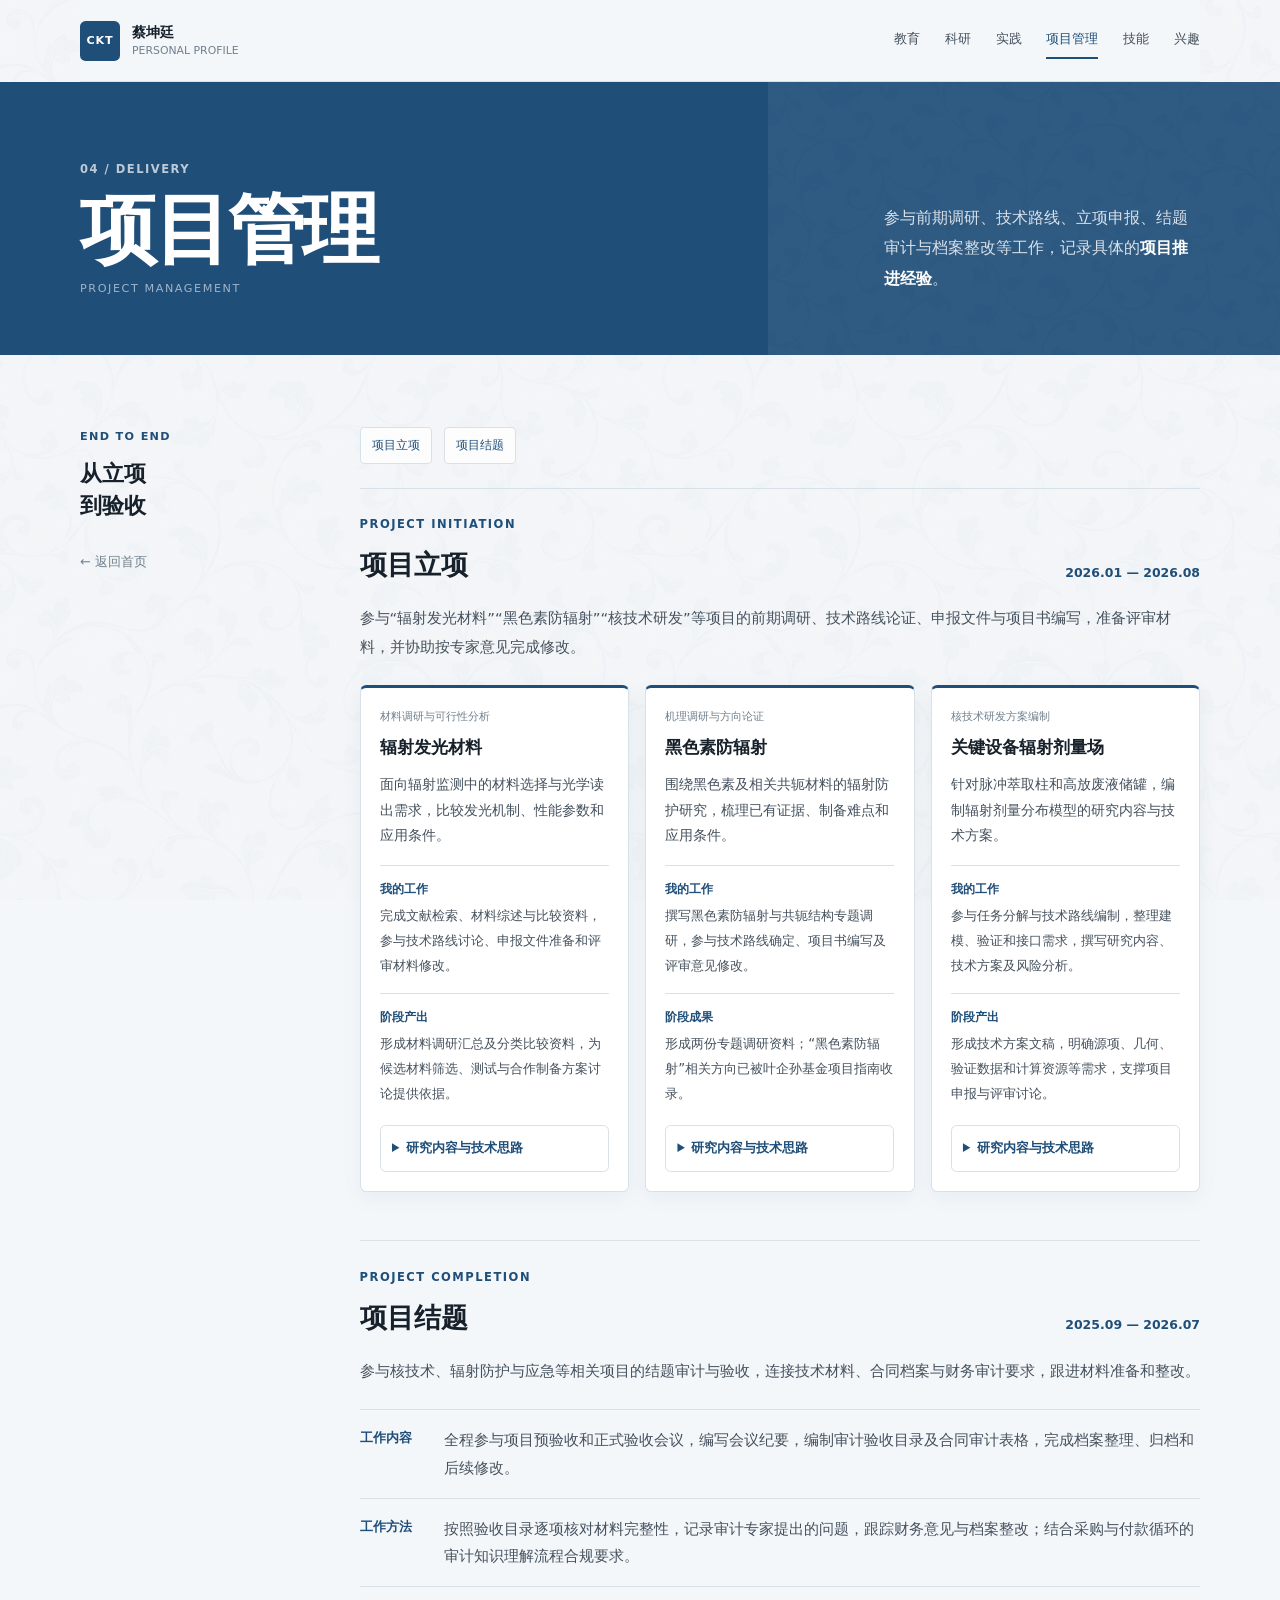
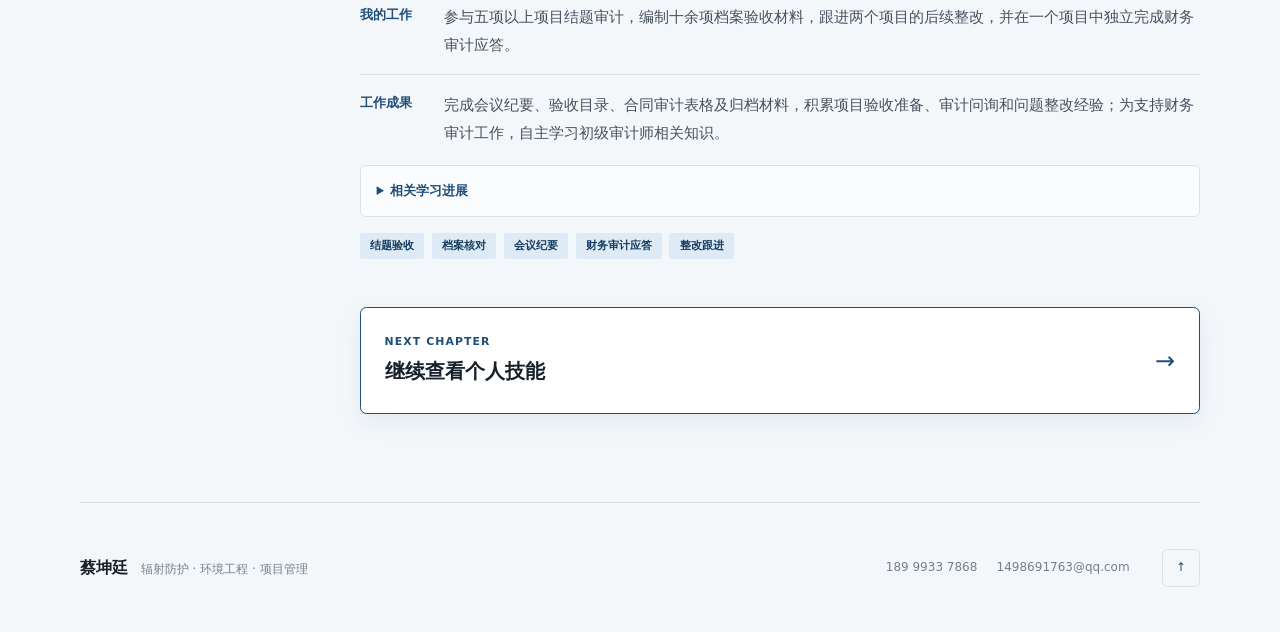
<file: project-management.html>
<!doctype html>
<html lang="zh-CN">
<head>
  <meta charset="utf-8"><meta name="viewport" content="width=device-width, initial-scale=1"><meta name="description" content="蔡坤廷在项目立项、审计验收、文件编制与跨方协同方面的经历。"><meta name="theme-color" content="#f6f9fc">
  <title>项目管理｜蔡坤廷</title>
<link rel="icon" type="image/svg+xml" href="data:image/svg+xml,%3Csvg xmlns='http://www.w3.org/2000/svg' viewBox='0 0 64 64'%3E%3Crect width='64' height='64' rx='14' fill='%231F4E79'/%3E%3Cpath d='M18 17h28v7H26v9h17v7H26v7h20v7H18z' fill='white'/%3E%3C/svg%3E"><link rel="stylesheet" href="styles.css?v=8"><script src="script.js?v=4" defer></script>
</head>
<body class="inner-page">
  <header class="site-header"><a class="brand" href="index.html" aria-label="返回首页"><span class="brand-mark">CKT</span><span class="brand-text">蔡坤廷<br><small>PERSONAL PROFILE</small></span></a><button class="menu-toggle" type="button" aria-label="打开导航菜单" aria-expanded="false" aria-controls="site-nav"><span></span><span></span></button><nav class="site-nav" id="site-nav" aria-label="主要导航"><a href="education.html">教育</a><a href="research.html">科研</a><a href="practice.html">实践</a><a href="project-management.html" aria-current="page">项目管理</a><a href="skills.html">技能</a><a href="interests.html">兴趣</a></nav></header>
  <main>
    <section class="page-hero"><div class="shell page-hero-grid"><div><p class="page-kicker">04 / DELIVERY</p><h1>项目管理<small>PROJECT MANAGEMENT</small></h1></div><p class="page-summary">参与前期调研、技术路线、立项申报、结题审计与档案整改等工作，记录具体的<strong>项目推进经验</strong>。</p></div></section>
    <section class="shell content-shell">
      <aside class="section-aside"><div><p>END TO END</p><h2>从立项<br>到验收</h2></div><a href="index.html">← 返回首页</a></aside>
      <div>
        <nav class="section-index" aria-label="本页项目管理经历">
          <a href="#project-initiation">项目立项</a>
          <a href="#project-completion">项目结题</a>
        </nav>
        <section class="management-section" id="project-initiation" aria-labelledby="initiation-title">
          <header class="management-heading">
            <div><p class="page-kicker">PROJECT INITIATION</p><h3 id="initiation-title">项目立项</h3></div>
            <p class="management-period">2026.01 — 2026.08</p>
          </header>
          <p class="management-intro">参与“辐射发光材料”“黑色素防辐射”“核技术研发”等项目的前期调研、技术路线论证、申报文件与项目书编写，准备评审材料，并协助按专家意见完成修改。</p>
          <div class="proposal-grid">
            <article class="proposal-card" id="luminescent-materials" aria-labelledby="luminescent-title">
              <p class="proposal-kicker">材料调研与可行性分析</p>
              <h4 id="luminescent-title">辐射发光材料</h4>
              <p>面向辐射监测中的材料选择与光学读出需求，比较发光机制、性能参数和应用条件。</p>
              <dl class="proposal-facts">
                <div><dt>我的工作</dt><dd>完成文献检索、材料综述与比较资料，参与技术路线讨论、申报文件准备和评审材料修改。</dd></div>
                <div><dt>阶段产出</dt><dd>形成材料调研汇总及分类比较资料，为候选材料筛选、测试与合作制备方案讨论提供依据。</dd></div>
              </dl>
              <details class="supporting-details">
                <summary>研究内容与技术思路</summary>
                <p>比较闪烁、辐射变色、光释光（OSL）和辐射光致发光（RPL）等路线，关注低剂量响应、能量存储与光学读出的关系。</p>
                <p>按基质、掺杂剂和发光机制分类，梳理光产额、灵敏度、余辉及激发、读出条件，分析从能量沉积到光信号探测的方案可行性。</p>
              </details>
            </article>
            <article class="proposal-card" id="melanin-protection" aria-labelledby="melanin-title">
              <p class="proposal-kicker">机理调研与方向论证</p>
              <h4 id="melanin-title">黑色素防辐射</h4>
              <p>围绕黑色素及相关共轭材料的辐射防护研究，梳理已有证据、制备难点和应用条件。</p>
              <dl class="proposal-facts">
                <div><dt>我的工作</dt><dd>撰写黑色素防辐射与共轭结构专题调研，参与技术路线确定、项目书编写及评审意见修改。</dd></div>
                <div><dt>阶段成果</dt><dd>形成两份专题调研资料；“黑色素防辐射”相关方向已被叶企孙基金项目指南收录。</dd></div>
              </dl>
              <details class="supporting-details">
                <summary>研究内容与技术思路</summary>
                <p>关注天然和仿生黑色素、共轭聚合物及碳基复合材料，比较材料稳定性、自由基作用与复合材料方案。</p>
                <p>结合材料结构和文献中的辐照实验，梳理作用机制与适用条件，比较提取、结构控制及聚合物复合路线，识别后续实验需要验证的问题。</p>
              </details>
            </article>
            <article class="proposal-card" id="dose-field-proposal" aria-labelledby="dose-field-title">
              <p class="proposal-kicker">核技术研发方案编制</p>
              <h4 id="dose-field-title">关键设备辐射剂量场</h4>
              <p>针对脉冲萃取柱和高放废液储罐，编制辐射剂量分布模型的研究内容与技术方案。</p>
              <dl class="proposal-facts">
                <div><dt>我的工作</dt><dd>参与任务分解与技术路线编制，整理建模、验证和接口需求，撰写研究内容、技术方案及风险分析。</dd></div>
                <div><dt>阶段产出</dt><dd>形成技术方案文稿，明确源项、几何、验证数据和计算资源等需求，支撑项目申报与评审讨论。</dd></div>
              </dl>
              <details class="supporting-details">
                <summary>研究内容与技术思路</summary>
                <p>分析关键源项，研究物料组成、液位和贮存时间与剂量分布的关系，设计剂量模型与工艺状态模型的接口。</p>
                <p>拟采用“源项分析—模型搭建—工况关系建模—验证集成”路线，以 MCNP 蒙特卡罗计算和点核积分相互对照，结合灵敏度分析、散射修正及多工况计算进行验证。</p>
              </details>
            </article>
          </div>
        </section>
        <section class="management-section" id="project-completion" aria-labelledby="completion-title">
          <header class="management-heading">
            <div><p class="page-kicker">PROJECT COMPLETION</p><h3 id="completion-title">项目结题</h3></div>
            <p class="management-period">2025.09 — 2026.07</p>
          </header>
          <p class="management-intro">参与核技术、辐射防护与应急等相关项目的结题审计与验收，连接技术材料、合同档案与财务审计要求，跟进材料准备和整改。</p>
          <div id="project-audit">
            <dl class="project-details">
              <div><dt>工作内容</dt><dd>全程参与项目预验收和正式验收会议，编写会议纪要，编制审计验收目录及合同审计表格，完成档案整理、归档和后续修改。</dd></div>
              <div><dt>工作方法</dt><dd>按照验收目录逐项核对材料完整性，记录审计专家提出的问题，跟踪财务意见与档案整改；结合采购与付款循环的审计知识理解流程合规要求。</dd></div>
              <div><dt>我的工作</dt><dd>参与五项以上项目结题审计，编制十余项档案验收材料，跟进两个项目的后续整改，并在一个项目中独立完成财务审计应答。</dd></div>
              <div><dt>工作成果</dt><dd>完成会议纪要、验收目录、合同审计表格及归档材料，积累项目验收准备、审计问询和问题整改经验；为支持财务审计工作，自主学习初级审计师相关知识。</dd></div>
            </dl>
            <details class="supporting-details">
              <summary>相关学习进展</summary>
              <p>已于2026年9月参加初级审计师考试，目前等待成绩，尚未计入已取得的资格证书。</p>
            </details>
            <div class="tag-row"><span class="tag">结题验收</span><span class="tag">档案核对</span><span class="tag">会议纪要</span><span class="tag">财务审计应答</span><span class="tag">整改跟进</span></div>
          </div>
        </section>
        <a class="next-section" href="skills.html"><div><p>NEXT CHAPTER</p><h3>继续查看个人技能</h3></div><span aria-hidden="true">→</span></a>
      </div>
    </section>
  </main>
  <footer class="site-footer shell"><div><strong>蔡坤廷</strong><span>辐射防护 · 环境工程 · 项目管理</span></div><div class="footer-contact"><a href="tel:18999337868">189 9933 7868</a><a href="mailto:1498691763@qq.com">1498691763@qq.com</a></div><a class="back-top" href="#top" aria-label="返回页面顶部">↑</a></footer>
</body>
</html>
</file>
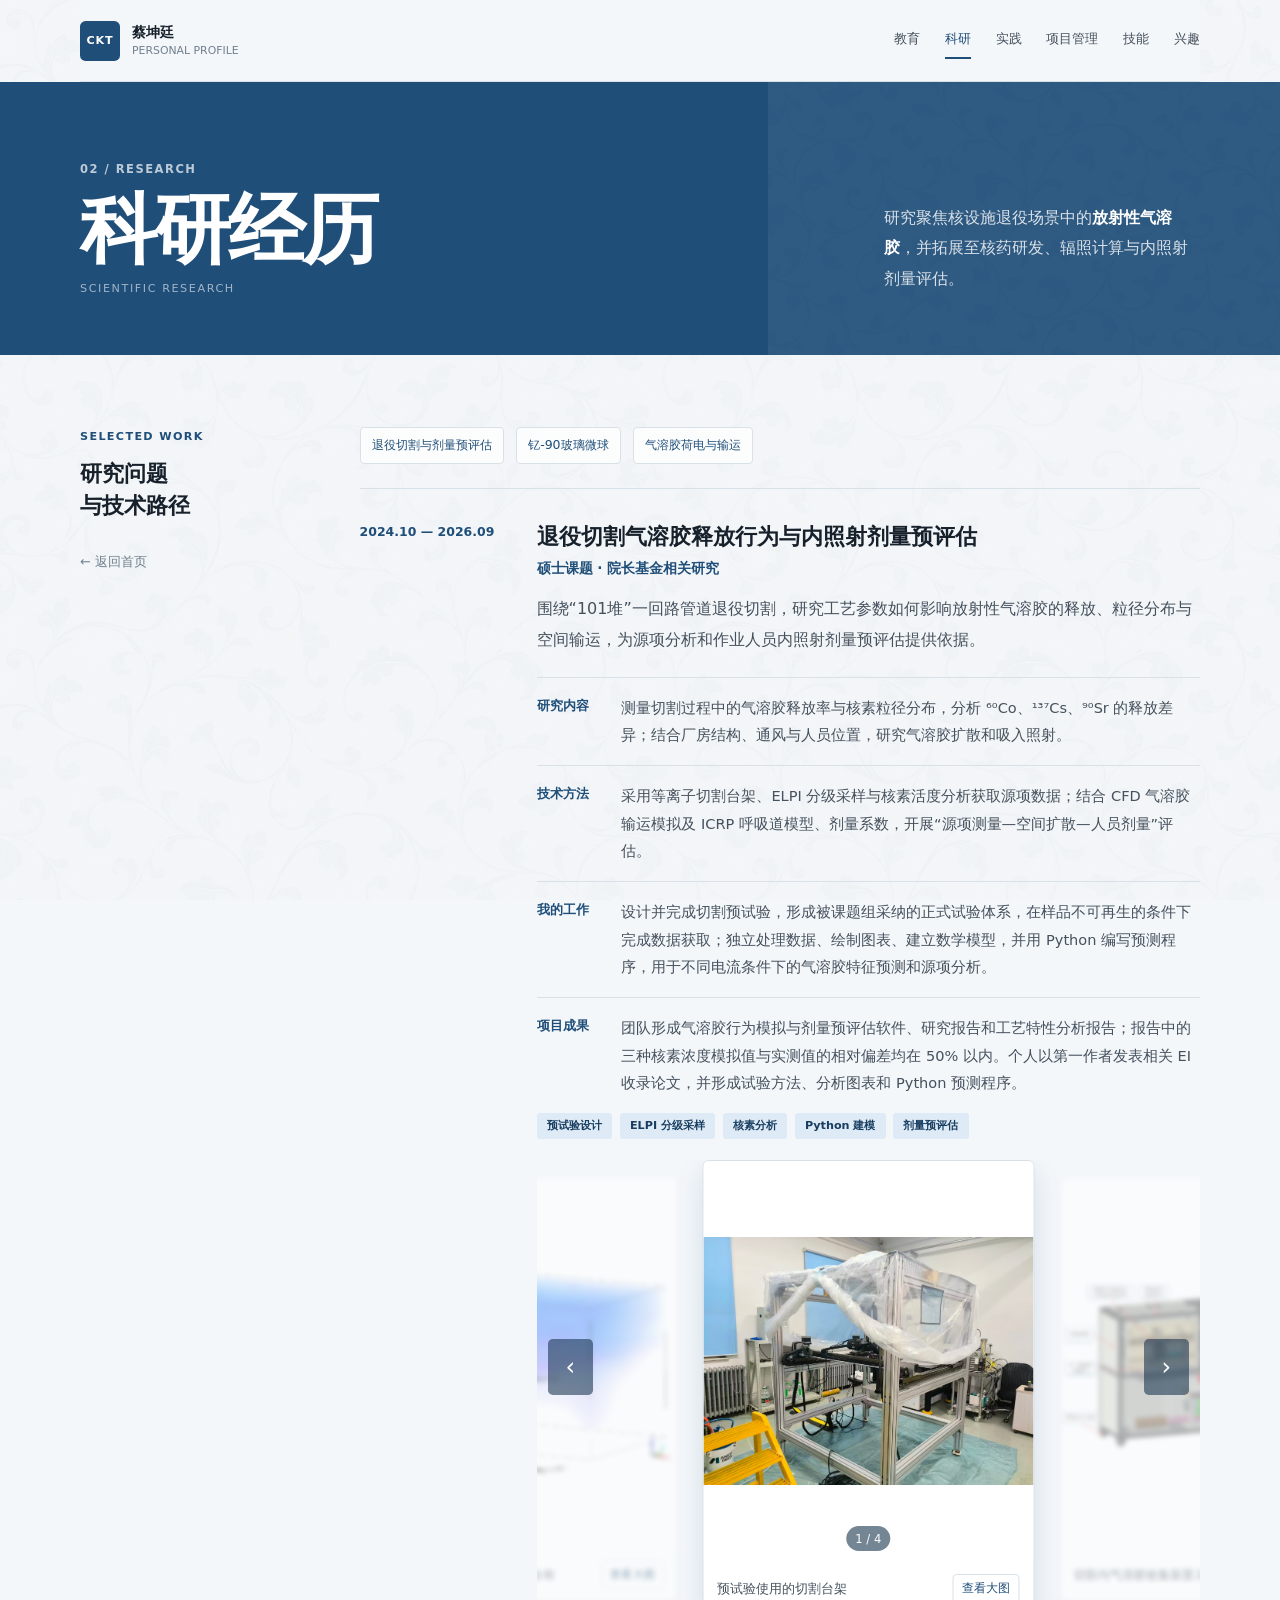
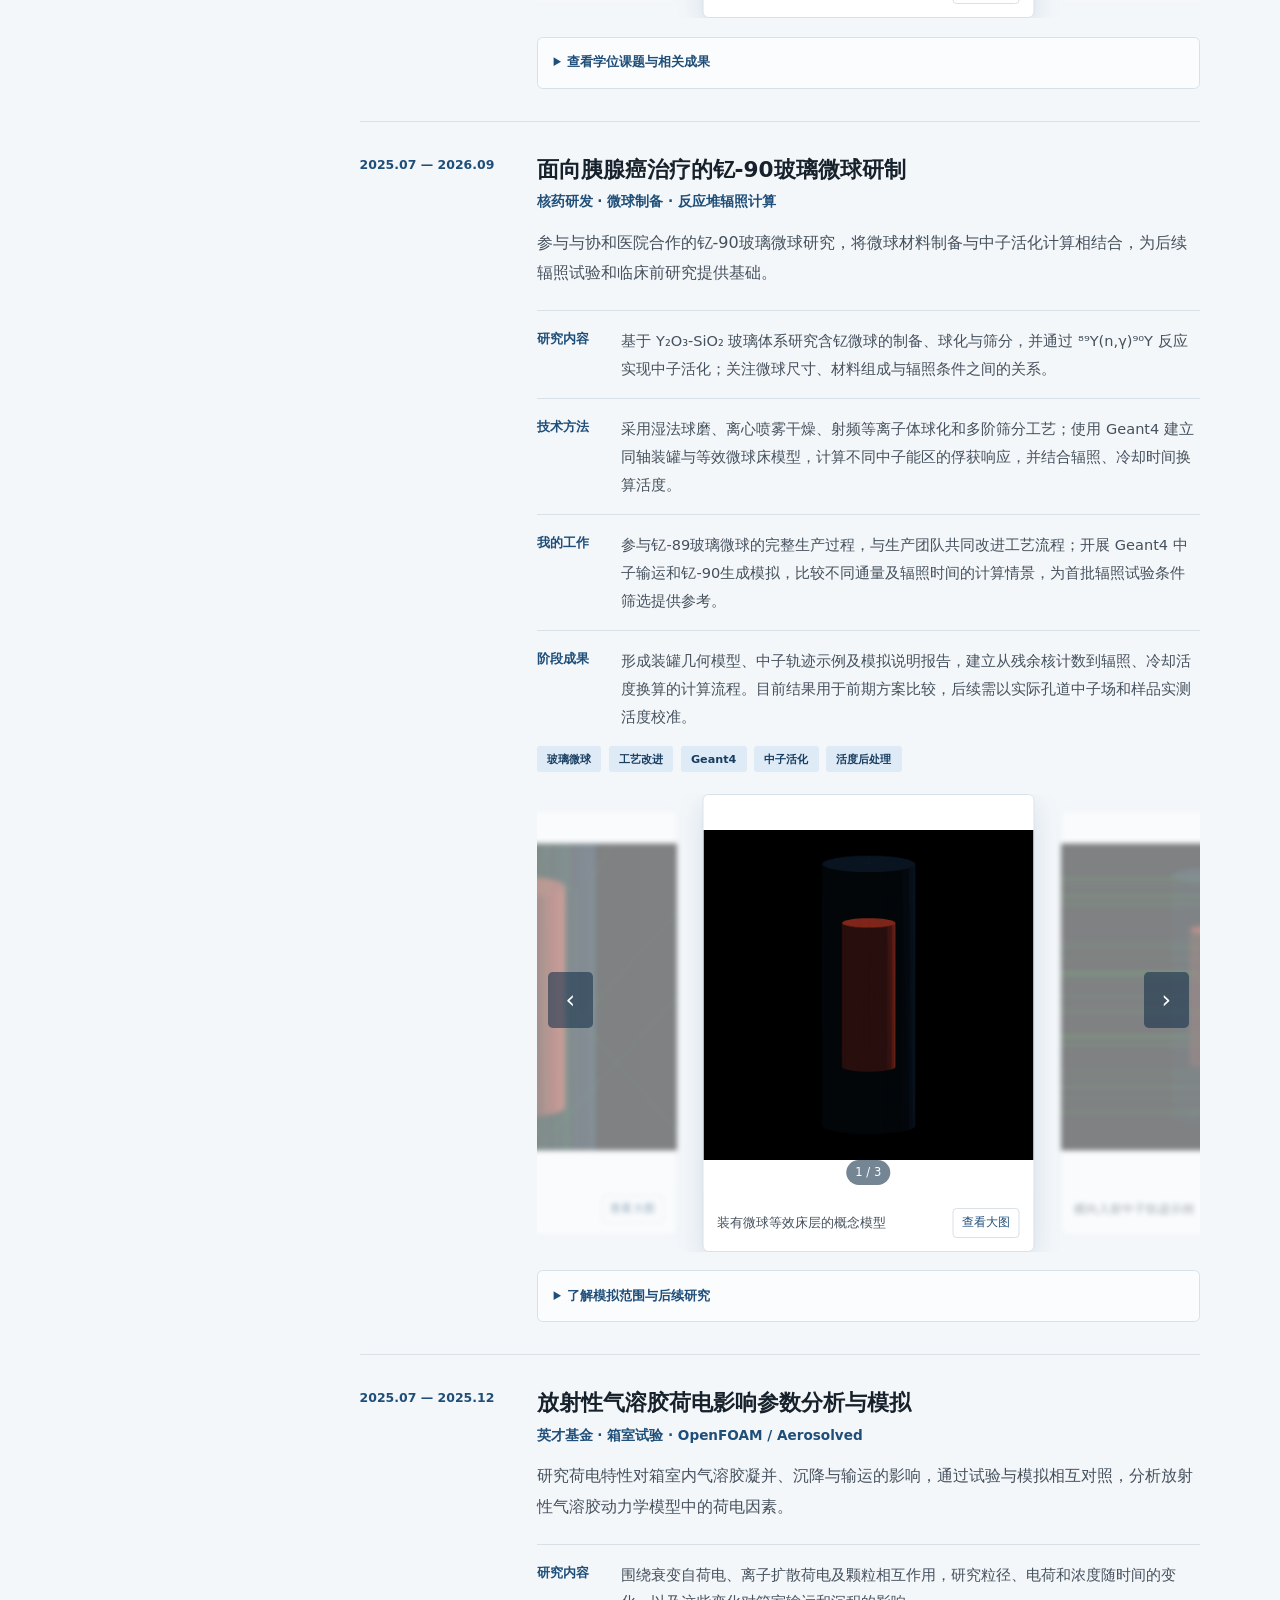
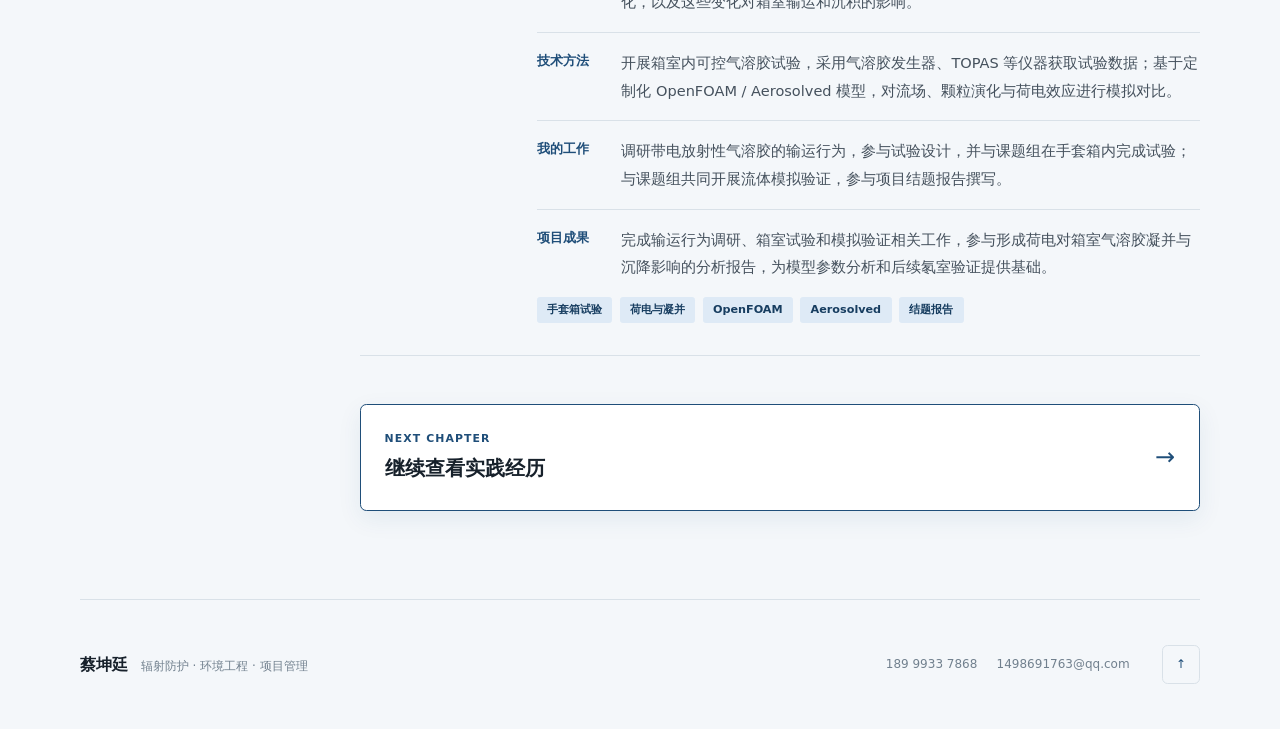
<file: research.html>
<!doctype html>
<html lang="zh-CN">
<head>
  <meta charset="utf-8"><meta name="viewport" content="width=device-width, initial-scale=1"><meta name="description" content="蔡坤廷在核设施退役、放射性气溶胶、核药与剂量评估方向的科研经历。"><meta name="theme-color" content="#f6f9fc">
  <title>科研经历｜蔡坤廷</title>
<link rel="icon" type="image/svg+xml" href="data:image/svg+xml,%3Csvg xmlns='http://www.w3.org/2000/svg' viewBox='0 0 64 64'%3E%3Crect width='64' height='64' rx='14' fill='%231F4E79'/%3E%3Cpath d='M18 17h28v7H26v9h17v7H26v7h20v7H18z' fill='white'/%3E%3C/svg%3E"><link rel="stylesheet" href="styles.css?v=7"><script src="script.js?v=4" defer></script>
</head>
<body class="inner-page">
  <header class="site-header"><a class="brand" href="index.html" aria-label="返回首页"><span class="brand-mark">CKT</span><span class="brand-text">蔡坤廷<br><small>PERSONAL PROFILE</small></span></a><button class="menu-toggle" type="button" aria-label="打开导航菜单" aria-expanded="false" aria-controls="site-nav"><span></span><span></span></button><nav class="site-nav" id="site-nav" aria-label="主要导航"><a href="education.html">教育</a><a href="research.html" aria-current="page">科研</a><a href="practice.html">实践</a><a href="project-management.html">项目管理</a><a href="skills.html">技能</a><a href="interests.html">兴趣</a></nav></header>
  <main>
    <section class="page-hero"><div class="shell page-hero-grid"><div><p class="page-kicker">02 / RESEARCH</p><h1>科研经历<small>SCIENTIFIC RESEARCH</small></h1></div><p class="page-summary">研究聚焦核设施退役场景中的<strong>放射性气溶胶</strong>，并拓展至核药研发、辐照计算与内照射剂量评估。</p></div></section>
    <section class="shell content-shell">
      <aside class="section-aside"><div><p>SELECTED WORK</p><h2>研究问题<br>与技术路径</h2></div><a href="index.html">← 返回首页</a></aside>
      <div>
        <nav class="section-index" aria-label="本页科研项目">
          <a href="#cutting-aerosol">退役切割与剂量预评估</a>
          <a href="#yttrium-microspheres">钇-90玻璃微球</a>
          <a href="#charged-aerosol">气溶胶荷电与输运</a>
        </nav>
        <div class="timeline">
          <article class="timeline-item" id="cutting-aerosol">
            <time class="timeline-date">2024.10 — 2026.09</time>
            <div class="timeline-body">
              <h3>退役切割气溶胶释放行为与内照射剂量预评估</h3>
              <h4>硕士课题 · 院长基金相关研究</h4>
              <p>围绕“101堆”一回路管道退役切割，研究工艺参数如何影响放射性气溶胶的释放、粒径分布与空间输运，为源项分析和作业人员内照射剂量预评估提供依据。</p>
              <dl class="project-details">
                <div><dt>研究内容</dt><dd>测量切割过程中的气溶胶释放率与核素粒径分布，分析 ⁶⁰Co、¹³⁷Cs、⁹⁰Sr 的释放差异；结合厂房结构、通风与人员位置，研究气溶胶扩散和吸入照射。</dd></div>
                <div><dt>技术方法</dt><dd>采用等离子切割台架、ELPI 分级采样与核素活度分析获取源项数据；结合 CFD 气溶胶输运模拟及 ICRP 呼吸道模型、剂量系数，开展“源项测量—空间扩散—人员剂量”评估。</dd></div>
                <div><dt>我的工作</dt><dd>设计并完成切割预试验，形成被课题组采纳的正式试验体系，在样品不可再生的条件下完成数据获取；独立处理数据、绘制图表、建立数学模型，并用 Python 编写预测程序，用于不同电流条件下的气溶胶特征预测和源项分析。</dd></div>
                <div><dt>项目成果</dt><dd>团队形成气溶胶行为模拟与剂量预评估软件、研究报告和工艺特性分析报告；报告中的三种核素浓度模拟值与实测值的相对偏差均在 50% 以内。个人以第一作者发表相关 EI 收录论文，并形成试验方法、分析图表和 Python 预测程序。</dd></div>
              </dl>
              <div class="tag-row"><span class="tag">预试验设计</span><span class="tag">ELPI 分级采样</span><span class="tag">核素分析</span><span class="tag">Python 建模</span><span class="tag">剂量预评估</span></div>
              <div class="media-gallery media-gallery--technical" aria-label="退役切割项目实验与模拟图片">
                <figure><img src="assets/photos/cutting-test-rig.jpg" alt="气溶胶切割预试验使用的切割台架实物" loading="lazy" decoding="async"><figcaption>预试验使用的切割台架</figcaption></figure>
                <figure><img src="assets/photos/cutting-equipment-diagram.png" alt="项目报告中的等离子切割与气溶胶收集装置结构示意图" loading="lazy" decoding="async"><figcaption>切割与气溶胶收集装置示意</figcaption></figure>
                <figure><img src="assets/photos/cutting-co60-activity.png" alt="团队报告中的钴-60气溶胶活度浓度模拟分布图" loading="lazy" decoding="async"><figcaption>团队模拟结果：钴-60活度分布</figcaption></figure>
                <figure><img src="assets/photos/cutting-cs137-activity.png" alt="团队报告中的铯-137气溶胶活度浓度模拟分布图" loading="lazy" decoding="async"><figcaption>团队模拟结果：铯-137活度分布</figcaption></figure>
              </div>
              <details class="supporting-details">
                <summary>查看学位课题与相关成果</summary>
                <p>学位课题聚焦“101堆”退役切割释放气溶胶中 ⁶⁰Co、¹³⁷Cs 的分布规律，结合成核理论、在线监测与分级采样结果开展数学建模。相关论文为《等离子切割101堆一回路管道放射性气溶胶的粒径分布与核素释放特性》。</p>
                <p>院长基金相关工作覆盖源项测量、气溶胶行为模拟与人员剂量预评估。报告中的模拟与实测对比基于特定材料、切割工艺及采样位置，用于检验相应场景下的方法表现。</p>
              </details>
            </div>
          </article>
          <article class="timeline-item" id="yttrium-microspheres">
            <time class="timeline-date">2025.07 — 2026.09</time>
            <div class="timeline-body">
              <h3>面向胰腺癌治疗的钇-90玻璃微球研制</h3>
              <h4>核药研发 · 微球制备 · 反应堆辐照计算</h4>
              <p>参与与协和医院合作的钇-90玻璃微球研究，将微球材料制备与中子活化计算相结合，为后续辐照试验和临床前研究提供基础。</p>
              <dl class="project-details">
                <div><dt>研究内容</dt><dd>基于 Y₂O₃-SiO₂ 玻璃体系研究含钇微球的制备、球化与筛分，并通过 ⁸⁹Y(n,γ)⁹⁰Y 反应实现中子活化；关注微球尺寸、材料组成与辐照条件之间的关系。</dd></div>
                <div><dt>技术方法</dt><dd>采用湿法球磨、离心喷雾干燥、射频等离子体球化和多阶筛分工艺；使用 Geant4 建立同轴装罐与等效微球床模型，计算不同中子能区的俘获响应，并结合辐照、冷却时间换算活度。</dd></div>
                <div><dt>我的工作</dt><dd>参与钇-89玻璃微球的完整生产过程，与生产团队共同改进工艺流程；开展 Geant4 中子输运和钇-90生成模拟，比较不同通量及辐照时间的计算情景，为首批辐照试验条件筛选提供参考。</dd></div>
                <div><dt>阶段成果</dt><dd>形成装罐几何模型、中子轨迹示例及模拟说明报告，建立从残余核计数到辐照、冷却活度换算的计算流程。目前结果用于前期方案比较，后续需以实际孔道中子场和样品实测活度校准。</dd></div>
              </dl>
              <div class="tag-row"><span class="tag">玻璃微球</span><span class="tag">工艺改进</span><span class="tag">Geant4</span><span class="tag">中子活化</span><span class="tag">活度后处理</span></div>
              <div class="media-gallery media-gallery--technical" aria-label="钇-89玻璃微球Geant4模型与中子轨迹">
                <figure><img src="assets/photos/y89-capsule-model.jpg" alt="Geant4中包含微球等效床层的同轴辐照罐概念模型" loading="lazy" decoding="async"><figcaption>装有微球等效床层的概念模型</figcaption></figure>
                <figure><img src="assets/photos/y89-transverse-neutrons.jpg" alt="Geant4模型中横向入射中子穿越竖直辐照罐的轨迹示例" loading="lazy" decoding="async"><figcaption>横向入射中子轨迹示例</figcaption></figure>
                <figure><img src="assets/photos/y89-axial-neutrons.jpg" alt="Geant4模型中轴向入射中子轨迹的对照示例" loading="lazy" decoding="async"><figcaption>轴向入射对照示例</figcaption></figure>
              </div>
              <details class="supporting-details">
                <summary>了解模拟范围与后续研究</summary>
                <p>当前报告采用概念罐体、等效微球床及假定中子场，比较热、超热和快中子响应。横向入射用于本轮前期筛选，轴向入射图用于对照；少量粒子轨迹仅用于说明几何关系，产额统计由独立计算完成。</p>
                <p>项目后续目标包括工艺定型、质量研究、临床前评价与临床转化准备。当前模型尚未覆盖真实材料杂质、热工和结构验证，因此阶段成果表述为方案筛选与模拟流程。</p>
              </details>
            </div>
          </article>
          <article class="timeline-item" id="charged-aerosol">
            <time class="timeline-date">2025.07 — 2025.12</time>
            <div class="timeline-body">
              <h3>放射性气溶胶荷电影响参数分析与模拟</h3>
              <h4>英才基金 · 箱室试验 · OpenFOAM / Aerosolved</h4>
              <p>研究荷电特性对箱室内气溶胶凝并、沉降与输运的影响，通过试验与模拟相互对照，分析放射性气溶胶动力学模型中的荷电因素。</p>
              <dl class="project-details">
                <div><dt>研究内容</dt><dd>围绕衰变自荷电、离子扩散荷电及颗粒相互作用，研究粒径、电荷和浓度随时间的变化，以及这些变化对箱室输运和沉积的影响。</dd></div>
                <div><dt>技术方法</dt><dd>开展箱室内可控气溶胶试验，采用气溶胶发生器、TOPAS 等仪器获取试验数据；基于定制化 OpenFOAM / Aerosolved 模型，对流场、颗粒演化与荷电效应进行模拟对比。</dd></div>
                <div><dt>我的工作</dt><dd>调研带电放射性气溶胶的输运行为，参与试验设计，并与课题组在手套箱内完成试验；与课题组共同开展流体模拟验证，参与项目结题报告撰写。</dd></div>
                <div><dt>项目成果</dt><dd>完成输运行为调研、箱室试验和模拟验证相关工作，参与形成荷电对箱室气溶胶凝并与沉降影响的分析报告，为模型参数分析和后续氡室验证提供基础。</dd></div>
              </dl>
              <div class="tag-row"><span class="tag">手套箱试验</span><span class="tag">荷电与凝并</span><span class="tag">OpenFOAM</span><span class="tag">Aerosolved</span><span class="tag">结题报告</span></div>
            </div>
          </article>
        </div>
        <a class="next-section" href="practice.html"><div><p>NEXT CHAPTER</p><h3>继续查看实践经历</h3></div><span aria-hidden="true">→</span></a>
      </div>
    </section>
  </main>
  <footer class="site-footer shell"><div><strong>蔡坤廷</strong><span>辐射防护 · 环境工程 · 项目管理</span></div><div class="footer-contact"><a href="tel:18999337868">189 9933 7868</a><a href="mailto:1498691763@qq.com">1498691763@qq.com</a></div><a class="back-top" href="#top" aria-label="返回页面顶部">↑</a></footer>
</body>
</html>
</file>
<file: styles.css>
:root {
  --blue: #1f4e79;
  --blue-dark: #173d60;
  --blue-deep: #102d48;
  --blue-mid: #356f9c;
  --blue-light: #deeaf6;
  --blue-pale: #edf4f9;
  --brass: #ad8448;
  --ink: #17212b;
  --text: #45515d;
  --muted: #71808e;
  --paper: #f4f7fa;
  --white: #ffffff;
  --line: #d9e1e8;
  --shell: min(1120px, calc(100% - 48px));
}

* { box-sizing: border-box; }
html { scroll-behavior: smooth; }
body {
  margin: 0;
  min-width: 320px;
  color: var(--ink);
  background-color: var(--paper);
  background-image: linear-gradient(rgba(244,247,250,.91), rgba(244,247,250,.91)), url("tang-scroll-pattern.webp");
  background-size: auto, 640px 640px;
  background-attachment: fixed;
  font-family: "Microsoft YaHei", "PingFang SC", "Noto Sans CJK SC", system-ui, sans-serif;
  font-size: 16px;
  line-height: 1.75;
}
a { color: inherit; text-decoration: none; }
button, a { -webkit-tap-highlight-color: transparent; }
button { font: inherit; }
.shell { width: var(--shell); margin-inline: auto; }

.site-header {
  position: relative;
  z-index: 20;
  width: var(--shell);
  min-height: 82px;
  margin: 0 auto;
  display: flex;
  align-items: center;
  justify-content: space-between;
  border-bottom: 1px solid var(--line);
  background: rgba(244,247,250,.94);
}
.brand { display: inline-flex; align-items: center; gap: .75rem; }
.brand-mark {
  width: 2.5rem;
  height: 2.5rem;
  display: grid;
  place-items: center;
  border-radius: .35rem;
  background: var(--blue);
  color: #fff;
  font: 700 .7rem/1 system-ui, sans-serif;
  letter-spacing: .08em;
}
.brand-text { color: var(--ink); font-weight: 700; font-size: .88rem; line-height: 1.2; }
.brand-text small { color: var(--muted); font-size: .68rem; font-weight: 500; }
.site-nav { display: flex; align-items: center; gap: 1.55rem; }
.site-nav a { padding: .35rem 0; color: var(--text); font-size: .82rem; border-bottom: 2px solid transparent; }
.site-nav a:hover, .site-nav a:focus-visible, .site-nav a[aria-current="page"] { color: var(--blue); border-color: var(--blue); }
.menu-toggle {
  display: none;
  width: 2.65rem;
  height: 2.65rem;
  border: 1px solid var(--line);
  border-radius: .35rem;
  background: #fff;
  align-items: center;
  justify-content: center;
  flex-direction: column;
  gap: .35rem;
}
.menu-toggle span { width: 1.15rem; height: 1px; background: var(--ink); }

/* Homepage */
.hero-section { padding: 3.5rem 0; background: var(--blue); color: #fff; }
.simple-hero { display: grid; grid-template-columns: 240px minmax(0, 1fr); gap: clamp(2.5rem, 7vw, 6rem); align-items: center; }
.portrait-wrap { background: #fff; padding: .55rem; box-shadow: 0 18px 44px rgba(5,24,42,.28); }
.portrait-wrap img { display: block; width: 100%; height: auto; aspect-ratio: 3 / 4; object-fit: cover; object-position: center top; }
.hero-copy { max-width: 700px; }
.eyebrow { margin: 0 0 .65rem; color: var(--blue); font-size: .76rem; font-weight: 700; letter-spacing: .12em; }
.hero-section .eyebrow { color: rgba(255,255,255,.72); }
.hero-copy h1 { margin: 0; font-size: clamp(2.8rem, 6vw, 5rem); font-weight: 600; line-height: 1.15; letter-spacing: -.035em; }
.role-line { margin: .55rem 0 0; color: rgba(255,255,255,.8); font-size: 1rem; }
.personal-summary { margin-top: 2rem; padding: 1.25rem 1.35rem; border-left: 3px solid rgba(255,255,255,.75); background: rgba(10,38,62,.25); }
.personal-summary h2 { margin: 0 0 .45rem; font-size: 1rem; font-weight: 700; }
.personal-summary p { margin: 0; color: rgba(255,255,255,.82); line-height: 1.9; }
.contact-row { display: grid; gap: .45rem; margin-top: 1.5rem; color: rgba(255,255,255,.84); font-size: .84rem; }
.contact-row h2 { margin: 0 0 .15rem; color: #fff; font-size: .95rem; font-weight: 700; }
.contact-row p { display: flex; flex-wrap: wrap; gap: .25rem 1rem; margin: 0; line-height: 1.7; }
.contact-row p > span:first-child { flex: 0 0 2.5rem; color: rgba(255,255,255,.6); }
.contact-row a:hover { color: #fff; text-decoration: underline; }

.profile-section { position: relative; padding: 5.5rem 0; }
.section-heading { display: flex; align-items: end; justify-content: space-between; gap: 2rem; margin-bottom: 2rem; }
.section-heading h2 { margin: 0; font-size: clamp(2rem, 4vw, 3rem); font-weight: 600; line-height: 1.25; }
.section-heading h2::after { content: ""; display: block; width: 3rem; height: 3px; margin-top: .8rem; background: var(--brass); }
.section-heading > p { max-width: 330px; margin: 0; color: var(--muted); font-size: .9rem; text-align: right; }
.profile-grid { display: grid; grid-template-columns: repeat(3, 1fr); gap: 1rem; }
.profile-card {
  position: relative;
  min-height: 205px;
  display: flex;
  flex-direction: column;
  justify-content: space-between;
  padding: 1.4rem;
  border: 1px solid var(--line);
  border-radius: .45rem;
  background: var(--white);
  box-shadow: 0 8px 24px rgba(31,78,121,.08);
  transition: transform .2s ease, box-shadow .2s ease, border-color .2s ease;
}
.profile-card:hover { border-color: var(--blue); transform: translateY(-3px); box-shadow: 0 14px 32px rgba(31,78,121,.14); }
.card-index { color: var(--blue); font-size: .72rem; font-weight: 700; }
.profile-card h3 { margin: 0 0 .45rem; font-size: 1.35rem; font-weight: 600; }
.profile-card div > span { color: var(--muted); font-size: .84rem; line-height: 1.7; }
.profile-card i { position: absolute; top: 1.2rem; right: 1.35rem; color: var(--blue); font-style: normal; }
.profile-card:nth-child(2) { border-color: var(--blue-deep); background: var(--blue-deep); color: #fff; }
.profile-card:nth-child(2) .card-index, .profile-card:nth-child(2) i { color: #f0c986; }
.profile-card:nth-child(2) div > span { color: rgba(255,255,255,.7); }
.profile-card:nth-child(4) { border-color: #bdd0df; background: var(--blue-light); }
.home-note { position: relative; overflow: hidden; margin-bottom: 5.5rem; padding: 2rem; border-left: 6px solid var(--brass); background: var(--blue-deep); color: #fff; box-shadow: 0 14px 34px rgba(16,45,72,.18); }
.home-note::after { content: ""; position: absolute; inset: 0; background: url("tang-scroll-pattern.webp") center / 420px repeat; opacity: .08; mix-blend-mode: screen; pointer-events: none; }
.home-note h2 { margin: 0 0 .55rem; font-size: 1.2rem; }
.home-note p { position: relative; z-index: 1; max-width: 860px; margin: 0; color: rgba(255,255,255,.82); }

/* Interior pages */
.page-hero { position: relative; overflow: hidden; padding: 4.8rem 0 3.8rem; background: var(--blue); color: #fff; }
.page-hero::after { content: ""; position: absolute; top: -30%; right: -8%; width: 48%; height: 170%; background: url("tang-scroll-pattern.webp") center / 470px repeat; opacity: .075; mix-blend-mode: screen; pointer-events: none; }
.page-hero-grid { position: relative; z-index: 1; }
.page-hero-grid { display: grid; grid-template-columns: minmax(0, 1fr) minmax(270px, .45fr); gap: clamp(2.5rem, 8vw, 7rem); align-items: end; }
.page-kicker { margin: 0 0 .8rem; color: rgba(255,255,255,.7); font-size: .72rem; font-weight: 700; letter-spacing: .13em; }
.page-hero h1 { margin: 0; font-size: clamp(3rem, 6vw, 5.5rem); font-weight: 600; line-height: 1; letter-spacing: -.04em; }
.page-hero h1 small { display: block; margin-top: .9rem; color: rgba(255,255,255,.58); font: 500 .7rem/1 system-ui, sans-serif; letter-spacing: .14em; }
.page-summary { margin: 0; color: rgba(255,255,255,.82); line-height: 1.9; }
.page-summary strong { color: #fff; }
.content-shell { display: grid; grid-template-columns: 190px minmax(0, 1fr); gap: clamp(2.5rem, 7vw, 6rem); padding: 4.5rem 0 5.5rem; }
.content-shell > div { min-width: 0; }
.section-aside { position: sticky; top: 1.5rem; align-self: start; }
.section-aside p { margin: 0 0 .65rem; color: var(--blue); font-size: .7rem; font-weight: 700; letter-spacing: .12em; }
.section-aside h2 { margin: 0; font-size: 1.4rem; font-weight: 600; line-height: 1.45; }
.section-aside a { display: inline-block; margin-top: 1.8rem; color: var(--muted); font-size: .8rem; }
.section-aside a:hover { color: var(--blue); }
.metric-grid { display: grid; grid-template-columns: repeat(3, 1fr); gap: .8rem; margin-bottom: 1.5rem; }
.metric { min-height: 105px; display: flex; flex-direction: column; justify-content: space-between; padding: 1.1rem; border: 1px solid var(--line); border-radius: .4rem; background: #fff; box-shadow: 0 7px 20px rgba(31,78,121,.07); }
.metric strong { color: var(--blue); font-size: 2rem; font-weight: 600; line-height: 1; }
.metric span { color: var(--muted); font-size: .75rem; }
.metric:first-child { border-color: var(--blue-deep); background: var(--blue-deep); }
.metric:first-child strong { color: #fff; }
.metric:first-child span { color: rgba(255,255,255,.72); }
.timeline { border-top: 1px solid var(--line); }
.timeline-item { display: grid; grid-template-columns: 145px minmax(0, 1fr); gap: 2rem; min-width: 0; padding: 2rem 0; border-bottom: 1px solid var(--line); }
.timeline-date { color: var(--blue); font-size: .78rem; font-weight: 700; }
.timeline-body { min-width: 0; }
.timeline-body h3 { margin: 0; font-size: 1.35rem; font-weight: 600; line-height: 1.5; }
.timeline-body h4 { margin: .25rem 0 0; color: var(--blue); font-size: .85rem; font-weight: 700; }
.timeline-body p { margin: .85rem 0 0; color: var(--text); line-height: 1.9; }
.section-index { display: flex; flex-wrap: wrap; gap: .55rem .75rem; margin-bottom: 1.5rem; }
.section-index a { padding: .4rem .7rem; border: 1px solid var(--line); border-radius: .25rem; background: rgba(255,255,255,.75); color: var(--blue); font-size: .78rem; }
.section-index a:hover { border-color: var(--blue); background: var(--blue-light); }
.timeline-item[id] { scroll-margin-top: 1.5rem; }
.project-details { display: grid; gap: 1rem; margin: 1.35rem 0 0; }
.project-details > div { display: grid; grid-template-columns: 4.5rem minmax(0, 1fr); gap: .8rem; padding-top: 1rem; border-top: 1px solid var(--line); }
.project-details dt { color: var(--blue); font-size: .82rem; font-weight: 700; line-height: 1.9; }
.project-details dd { margin: 0; color: var(--text); font-size: .91rem; line-height: 1.9; }
.management-section { padding-top: 1.6rem; border-top: 1px solid var(--line); scroll-margin-top: 1.5rem; }
.management-section + .management-section { margin-top: 3rem; }
.management-heading { display: flex; align-items: end; justify-content: space-between; gap: 1rem; }
.management-heading .page-kicker { margin-bottom: .4rem; color: var(--blue); }
.management-heading h3 { margin: 0; color: var(--ink); font-size: 1.7rem; font-weight: 600; }
.management-period { flex: none; margin: 0 0 .3rem; color: var(--blue); font-size: .78rem; font-weight: 700; }
.management-intro { margin: 1rem 0 1.5rem; color: var(--text); font-size: .93rem; line-height: 1.9; }
.proposal-grid { display: grid; grid-template-columns: repeat(3, minmax(0, 1fr)); align-items: start; gap: 1rem; }
.proposal-card { min-width: 0; padding: 1.2rem; border: 1px solid var(--line); border-top: 3px solid var(--blue); border-radius: .4rem; background: #fff; box-shadow: 0 7px 20px rgba(31,78,121,.06); scroll-margin-top: 1.5rem; }
.proposal-card .proposal-kicker { margin: 0 0 .55rem; color: var(--muted); font-size: .7rem; }
.proposal-card h4 { margin: 0; color: var(--ink); font-size: 1.08rem; line-height: 1.5; }
.proposal-card > p:not(.proposal-kicker) { margin: .7rem 0 0; color: var(--text); font-size: .86rem; line-height: 1.85; }
.proposal-facts { display: grid; gap: .9rem; margin: 1rem 0 0; }
.proposal-facts > div { padding-top: .8rem; border-top: 1px solid var(--line); }
.proposal-facts dt { margin-bottom: .25rem; color: var(--blue); font-size: .76rem; font-weight: 700; }
.proposal-facts dd { margin: 0; color: var(--text); font-size: .84rem; line-height: 1.85; }
.proposal-card .supporting-details { padding: .7rem; }
.proposal-card .supporting-details p { color: var(--text); font-size: .82rem; line-height: 1.85; }
.tag-row { display: flex; flex-wrap: wrap; gap: .45rem; margin-top: 1rem; }
.tag { padding: .2rem .65rem; border-radius: .2rem; background: var(--blue-light); color: var(--blue-dark); font-size: .7rem; font-weight: 700; }
.media-gallery { position: relative; width: 100%; max-width: 100%; margin-top: 1.35rem; overflow: hidden; border-radius: .45rem; }
.carousel-track { display: flex; align-items: stretch; gap: .85rem; transition: transform .55s ease; will-change: transform; }
.media-gallery figure { flex: 0 0 50%; min-width: 0; margin: 0; overflow: hidden; border: 1px solid var(--line); border-radius: .4rem; background: #fff; opacity: .48; filter: blur(3px); transform: scale(.93); transition: opacity .55s ease, filter .55s ease, transform .55s ease; }
.media-gallery figure.is-active { opacity: 1; filter: none; transform: scale(1); box-shadow: 0 10px 28px rgba(31,78,121,.14); }
.media-gallery.is-single figure { flex-basis: 100%; }
.media-gallery img { display: block; width: 100%; height: clamp(260px, 30vw, 320px); object-fit: cover; background: var(--blue-pale); cursor: zoom-in; transition: transform .2s ease; }
.media-gallery img:hover { transform: scale(1.015); }
.media-gallery--document img { height: clamp(350px, 48vw, 560px); object-fit: contain; }
.media-gallery--technical img { height: clamp(300px, 34vw, 400px); object-fit: contain; background: #fff; }
.media-gallery figcaption { display: flex; justify-content: space-between; align-items: center; gap: 1rem; min-height: 3.5rem; padding: .65rem .85rem; color: var(--text); font-size: .8rem; line-height: 1.5; }
.gallery-open { flex: none; padding: .3rem .55rem; border: 1px solid var(--line); border-radius: .25rem; background: #fff; color: var(--blue); font-size: .74rem; cursor: pointer; }
.gallery-open:hover { border-color: var(--blue); background: var(--blue-pale); }
.carousel-controls { position: absolute; inset: 0; pointer-events: none; }
.carousel-controls button { position: absolute; z-index: 2; top: 45%; width: 2.8rem; height: 3.5rem; border: 0; border-radius: .3rem; background: rgba(16,45,72,.56); color: #fff; font-size: 1.5rem; transform: translateY(-50%); cursor: pointer; pointer-events: auto; }
.carousel-controls button:hover, .carousel-controls button:focus-visible { background: rgba(16,45,72,.83); }
.carousel-prev { left: .7rem; }
.carousel-next { right: .7rem; }
.carousel-count { position: absolute; z-index: 2; bottom: 4.2rem; left: 50%; padding: .15rem .55rem; border-radius: 2rem; background: rgba(16,45,72,.58); color: #fff; font-size: .72rem; transform: translateX(-50%); }
.gallery-heading { margin: 1.7rem 0 -.6rem; color: var(--blue-dark); font-size: .9rem; }
.interest-story { margin-bottom: 3rem; }
.interest-story + .interest-story { padding-top: 2.3rem; border-top: 1px solid var(--line); }
.interest-story .page-kicker { margin-bottom: .25rem; color: var(--blue); }
.interest-story h3 { margin: 0; font-size: 1.6rem; }
.interest-story > p:not(.page-kicker) { margin: .35rem 0 0; color: var(--text); }
.supporting-details { margin-top: 1.15rem; padding: .85rem 1rem; border: 1px solid var(--line); border-radius: .35rem; background: rgba(255,255,255,.7); }
.supporting-details summary { color: var(--blue); font-size: .82rem; font-weight: 700; cursor: pointer; }
.supporting-details p { margin: .7rem 0 0; font-size: .88rem; }
.skill-groups { display: grid; grid-template-columns: repeat(2, 1fr); gap: 1rem; }
.skill-group { padding: 1.4rem; border: 1px solid var(--line); border-radius: .4rem; background: #fff; box-shadow: 0 7px 20px rgba(31,78,121,.06); }
.skill-group p:first-child { margin: 0 0 .5rem; color: var(--blue); font-size: .68rem; font-weight: 700; letter-spacing: .1em; }
.skill-group h3 { margin: 0; font-size: 1.25rem; font-weight: 600; }
.skill-group > p:last-child { margin: .7rem 0 0; color: var(--text); font-size: .9rem; line-height: 1.85; }
.note-panel { padding: 1.5rem; border-left: 4px solid var(--brass); background: var(--blue-deep); color: #fff; box-shadow: 0 10px 26px rgba(16,45,72,.14); }
.note-panel h3 { margin: 0; font-size: 1.15rem; }
.note-panel p { margin: .5rem 0 0; color: rgba(255,255,255,.78); }
.work-sample { margin-top: 2.5rem; padding: 1.4rem; border: 1px solid var(--line); border-radius: .45rem; background: #fff; box-shadow: 0 8px 24px rgba(31,78,121,.08); }
.work-sample-heading { display: flex; align-items: end; justify-content: space-between; gap: 1rem; }
.work-sample .page-kicker { margin-bottom: .25rem; color: var(--blue); }
.work-sample h3 { margin: 0; font-size: 1.4rem; line-height: 1.4; }
.work-sample-heading > span { color: var(--muted); font-size: .78rem; white-space: nowrap; }
.work-sample > p { max-width: 700px; margin: .75rem 0 1.1rem; color: var(--text); font-size: .9rem; }
.work-sample video { display: block; width: 100%; height: auto; aspect-ratio: 16 / 9; border-radius: .25rem; background: #0e1720; }
.sample-video { cursor: pointer; }
.video-controls { display: flex; align-items: center; gap: .65rem; margin-top: .45rem; padding: .55rem .7rem; border-radius: .3rem; background: var(--blue-deep); color: #fff; }
.video-controls button { flex: none; min-height: 2.2rem; padding: .3rem .65rem; border: 1px solid rgba(255,255,255,.35); border-radius: .25rem; background: transparent; color: #fff; font-size: .75rem; cursor: pointer; }
.video-controls button:hover { background: rgba(255,255,255,.15); }
.video-seek { flex: 1; min-width: 0; accent-color: #e5b46e; cursor: pointer; }
.video-time { flex: none; color: rgba(255,255,255,.83); font-size: .72rem; font-variant-numeric: tabular-nums; white-space: nowrap; }
.video-error { color: #9f2f2f !important; }
.detail-shell { padding: 2.5rem 0 5rem; }
.detail-back { display: inline-flex; align-items: center; gap: .35rem; margin-bottom: 1.2rem; color: var(--blue); font-size: .86rem; }
.detail-shell h1 { margin: 0 0 1.3rem; font-size: clamp(1.5rem, 3vw, 2.2rem); }
.detail-image-wrap { display: grid; place-items: center; min-height: 60vh; padding: 1rem; overflow: auto; border: 1px solid var(--line); border-radius: .4rem; background: #fff; box-shadow: 0 10px 30px rgba(31,78,121,.08); }
.detail-image-wrap img { max-width: 100%; max-height: 82vh; width: auto; height: auto; object-fit: contain; cursor: zoom-in; }
.detail-image-wrap img.is-zoomed { max-width: none; max-height: none; cursor: zoom-out; }
#detail-hint { color: var(--muted); font-size: .8rem; }
.next-section { display: grid; grid-template-columns: 1fr auto; align-items: center; gap: 2rem; margin-top: 3rem; padding: 1.5rem; border: 1px solid var(--blue); border-radius: .4rem; background: #fff; color: var(--ink); box-shadow: 0 8px 24px rgba(31,78,121,.08); }
.next-section:hover { background: var(--blue-light); }
.next-section p { margin: 0 0 .2rem; color: var(--blue); font-size: .68rem; font-weight: 700; letter-spacing: .1em; }
.next-section h3 { margin: 0; font-size: 1.25rem; font-weight: 600; }
.next-section > span { color: var(--blue); font-size: 1.5rem; }

.site-footer { min-height: 130px; display: grid; grid-template-columns: 1fr auto auto; align-items: center; gap: 2rem; border-top: 1px solid var(--line); color: var(--muted); }
.site-footer > div:first-child { display: flex; align-items: baseline; gap: .8rem; }
.site-footer strong { color: var(--ink); }
.site-footer span, .site-footer a { font-size: .75rem; }
.footer-contact { display: flex; gap: 1.2rem; }
.footer-contact a:hover { color: var(--blue); }
.back-top { width: 2.4rem; height: 2.4rem; display: grid; place-items: center; border: 1px solid var(--line); border-radius: .35rem; color: var(--blue); }

:focus-visible { outline: 2px solid var(--blue); outline-offset: 3px; }
@media (prefers-reduced-motion: reduce) { *, *::before, *::after { scroll-behavior: auto !important; } }

@media (max-width: 1100px) {
  .proposal-grid { grid-template-columns: 1fr; }
}

@media (max-width: 900px) {
  :root { --shell: min(100% - 36px, 740px); }
  .site-header { min-height: 76px; }
  .menu-toggle { display: flex; z-index: 22; }
  .site-nav { position: absolute; top: 66px; right: 0; width: min(320px, calc(100vw - 36px)); display: grid; gap: 0; padding: .55rem; border: 1px solid var(--line); border-radius: .4rem; background: #fff; opacity: 0; visibility: hidden; transform: translateY(-6px); }
  .site-nav.is-open { opacity: 1; visibility: visible; transform: translateY(0); }
  .site-nav a { padding: .8rem; border: 0; }
  .site-nav a:hover { background: var(--blue-light); }
  .menu-toggle[aria-expanded="true"] span:first-child { transform: translateY(3px) rotate(45deg); }
  .menu-toggle[aria-expanded="true"] span:last-child { transform: translateY(-3px) rotate(-45deg); }
  .simple-hero { grid-template-columns: 190px minmax(0, 1fr); gap: 2.5rem; }
  .profile-grid { grid-template-columns: repeat(2, 1fr); }
  .page-hero-grid { grid-template-columns: 1fr; gap: 1.8rem; }
  .content-shell { grid-template-columns: 1fr; gap: 2rem; }
  .section-aside { position: static; display: flex; align-items: end; justify-content: space-between; gap: 2rem; }
  .section-aside a { margin: 0; }
  .site-footer { grid-template-columns: 1fr auto; padding: 1.8rem 0; }
  .footer-contact { grid-column: 1 / -1; grid-row: 2; }
}

@media (max-width: 620px) {
  :root { --shell: calc(100% - 28px); }
  .brand-text { display: none; }
  .hero-section { padding: 2rem 0 2.5rem; }
  .simple-hero { grid-template-columns: 1fr; gap: 1.8rem; }
  .portrait-wrap { width: 150px; padding: .4rem; }
  .hero-copy h1 { font-size: 2.75rem; }
  .role-line { font-size: .9rem; }
  .personal-summary { margin-top: 1.5rem; padding-top: 1.2rem; }
  .personal-summary p { font-size: .94rem; }
  .profile-section { padding: 4rem 0; }
  .section-heading { align-items: start; flex-direction: column; gap: .55rem; }
  .section-heading > p { text-align: left; }
  .profile-grid { grid-template-columns: 1fr; }
  .profile-card { min-height: 175px; }
  .home-note { margin-bottom: 4rem; padding: 1.4rem; }
  .page-hero { padding: 3.5rem 0 3rem; }
  .page-hero h1 { font-size: 3rem; }
  .section-aside { align-items: start; flex-direction: column; gap: .8rem; }
  .metric-grid, .skill-groups { grid-template-columns: 1fr; }
  .timeline-item { grid-template-columns: 1fr; gap: .55rem; }
  .project-details > div { grid-template-columns: 1fr; gap: .25rem; }
  .project-details dd { font-size: .9rem; }
  .management-heading { align-items: start; flex-direction: column; gap: .35rem; }
  .media-gallery figure { flex-basis: 74%; }
  .media-gallery img { height: 250px; }
  .media-gallery--document img { height: 390px; }
  .media-gallery--technical img { height: 290px; }
  .media-gallery figcaption { align-items: start; flex-direction: column; gap: .25rem; }
  .carousel-controls button { width: 2.2rem; height: 3rem; }
  .carousel-prev { left: .2rem; }
  .carousel-next { right: .2rem; }
  .work-sample { padding: 1rem; }
  .work-sample-heading { align-items: start; flex-direction: column; gap: .25rem; }
  .video-controls { flex-wrap: wrap; }
  .video-seek { order: 3; flex-basis: 100%; }
  .detail-image-wrap { min-height: 45vh; padding: .5rem; }
  .site-footer > div:first-child { align-items: flex-start; flex-direction: column; gap: .15rem; }
  .footer-contact { flex-direction: column; gap: .2rem; }
}
</file>
